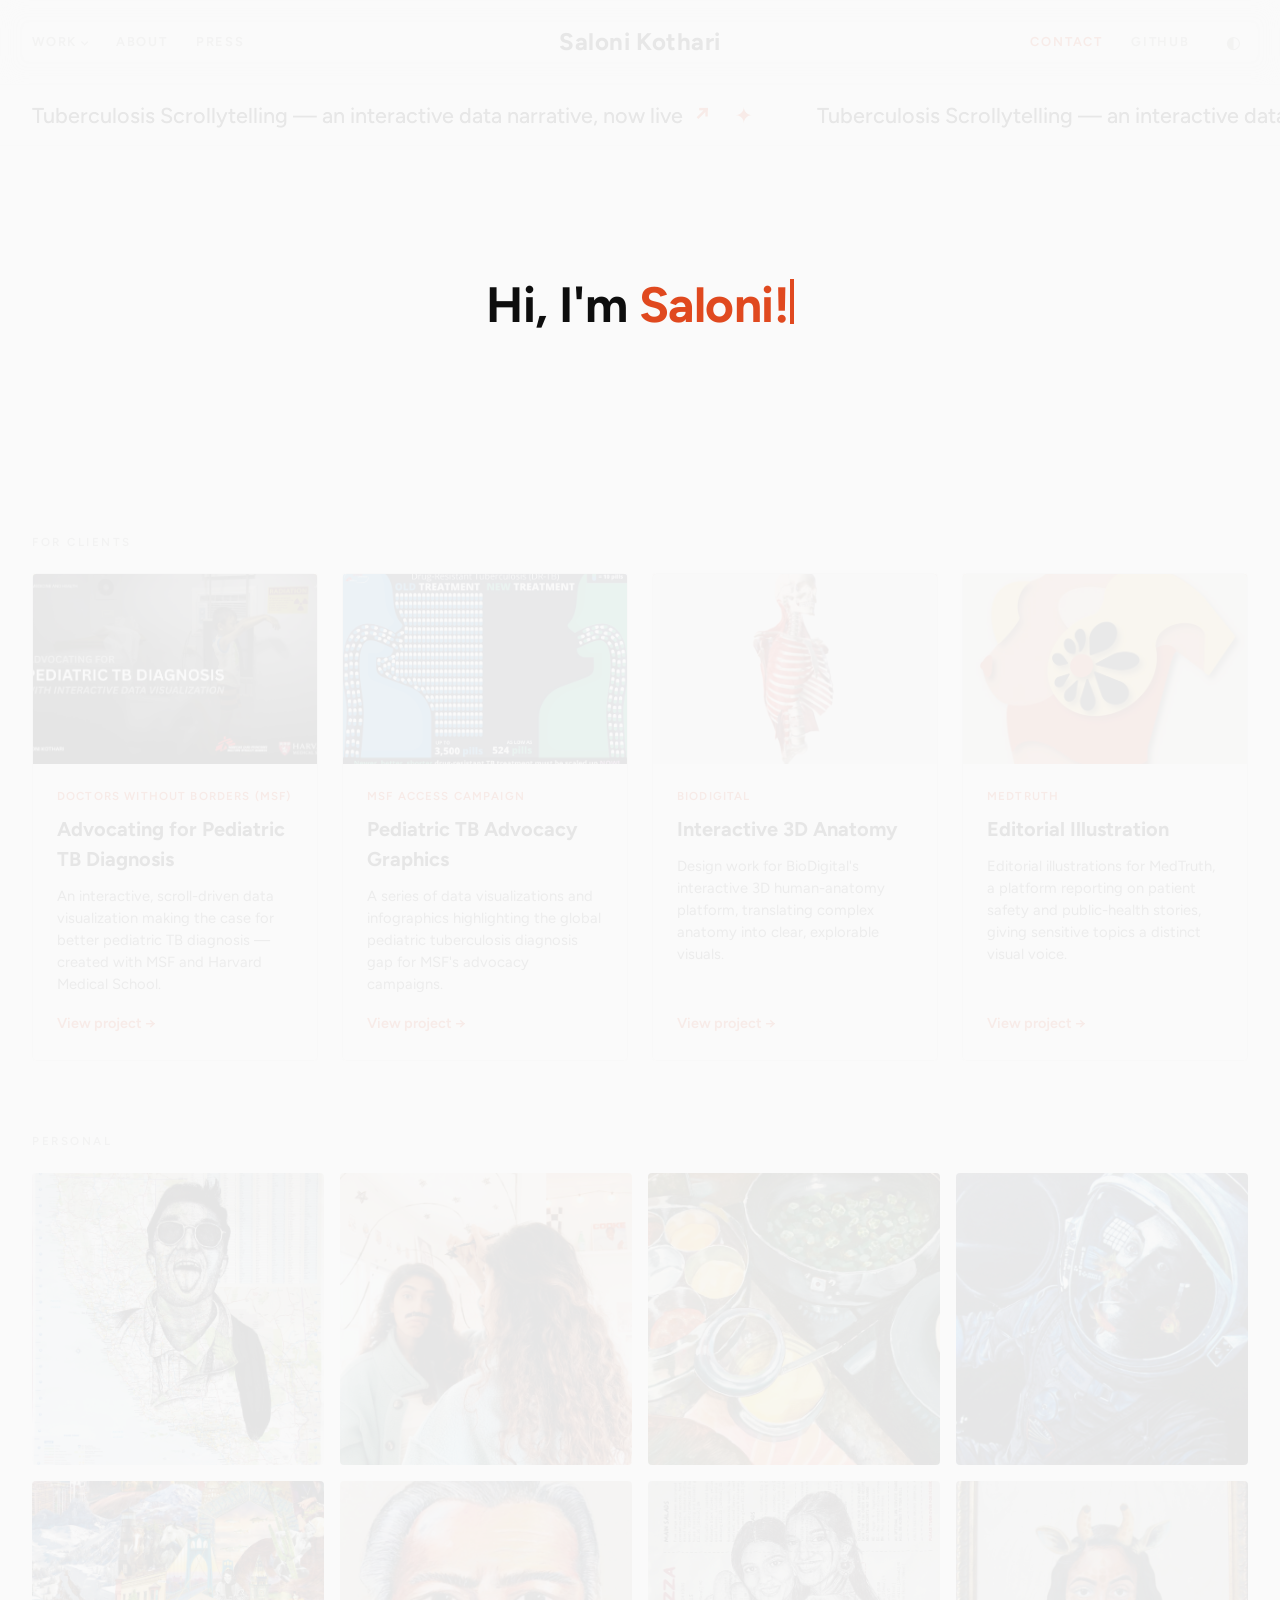
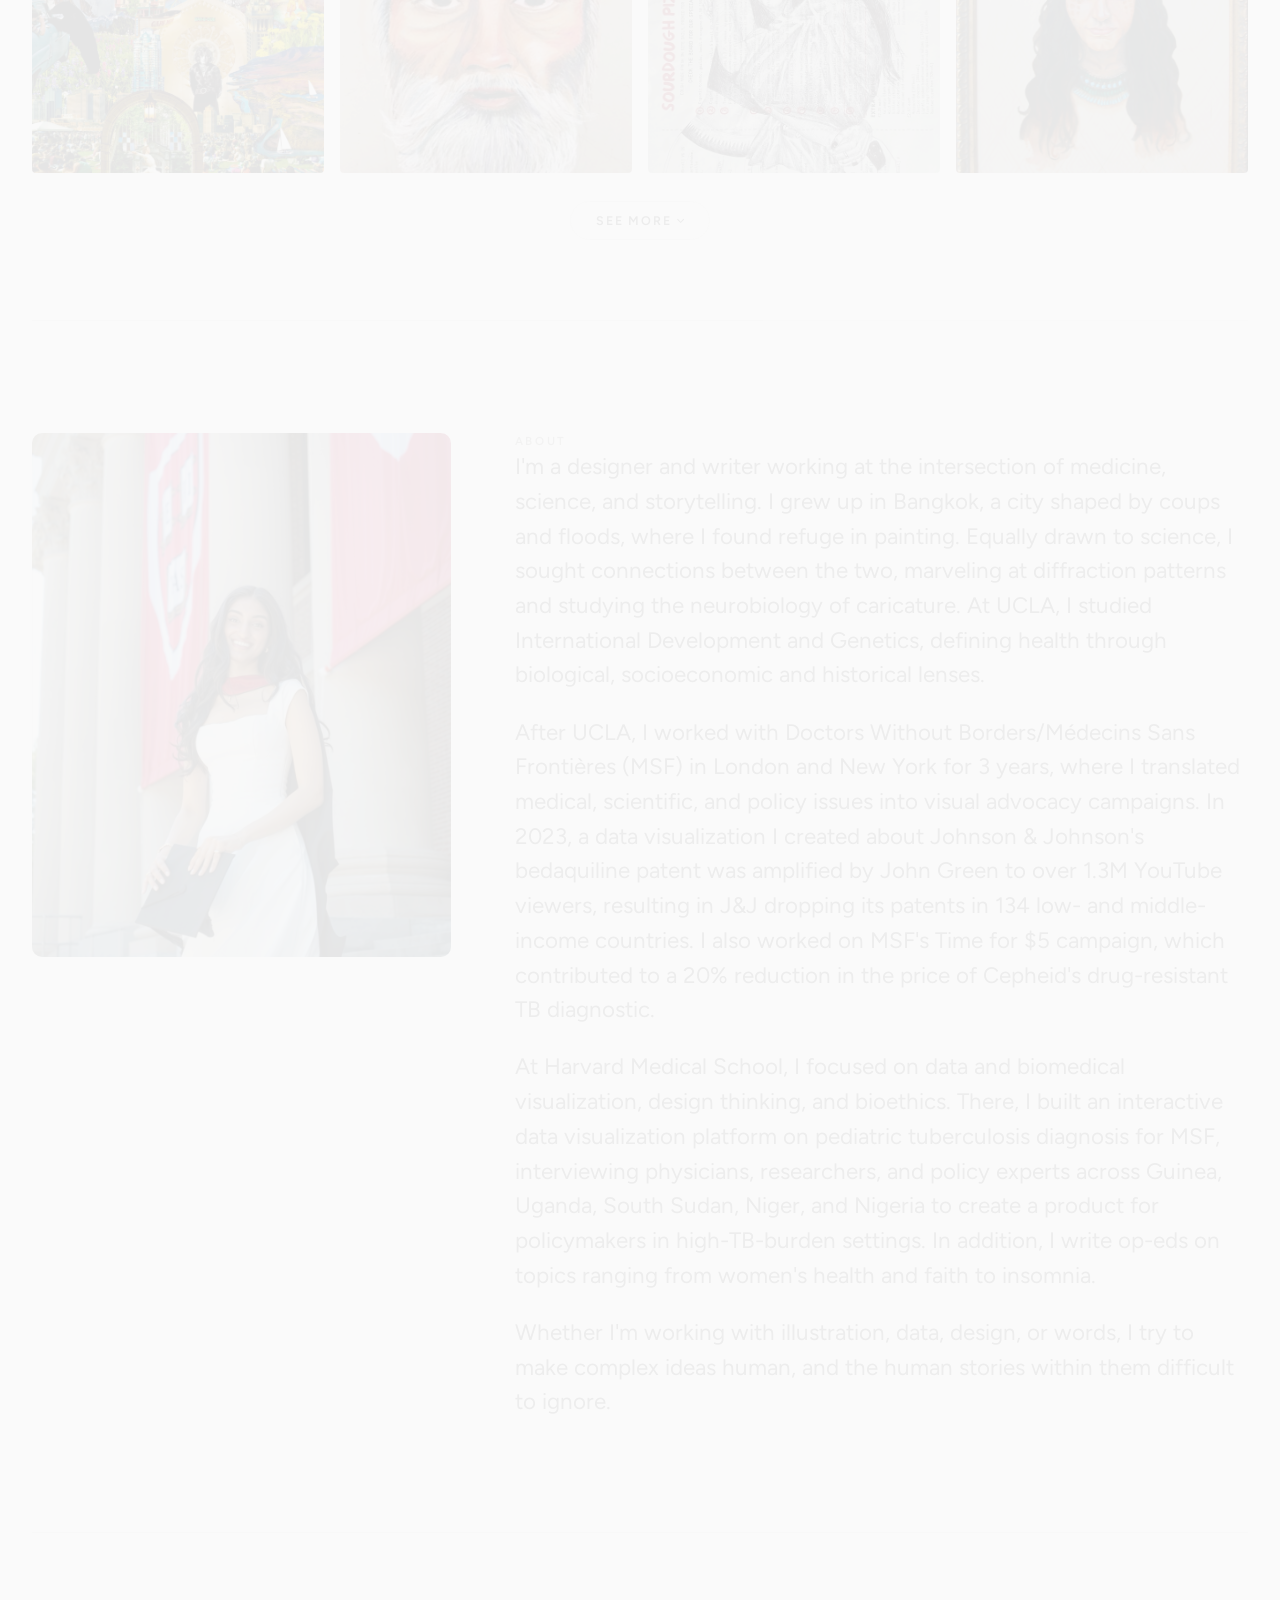
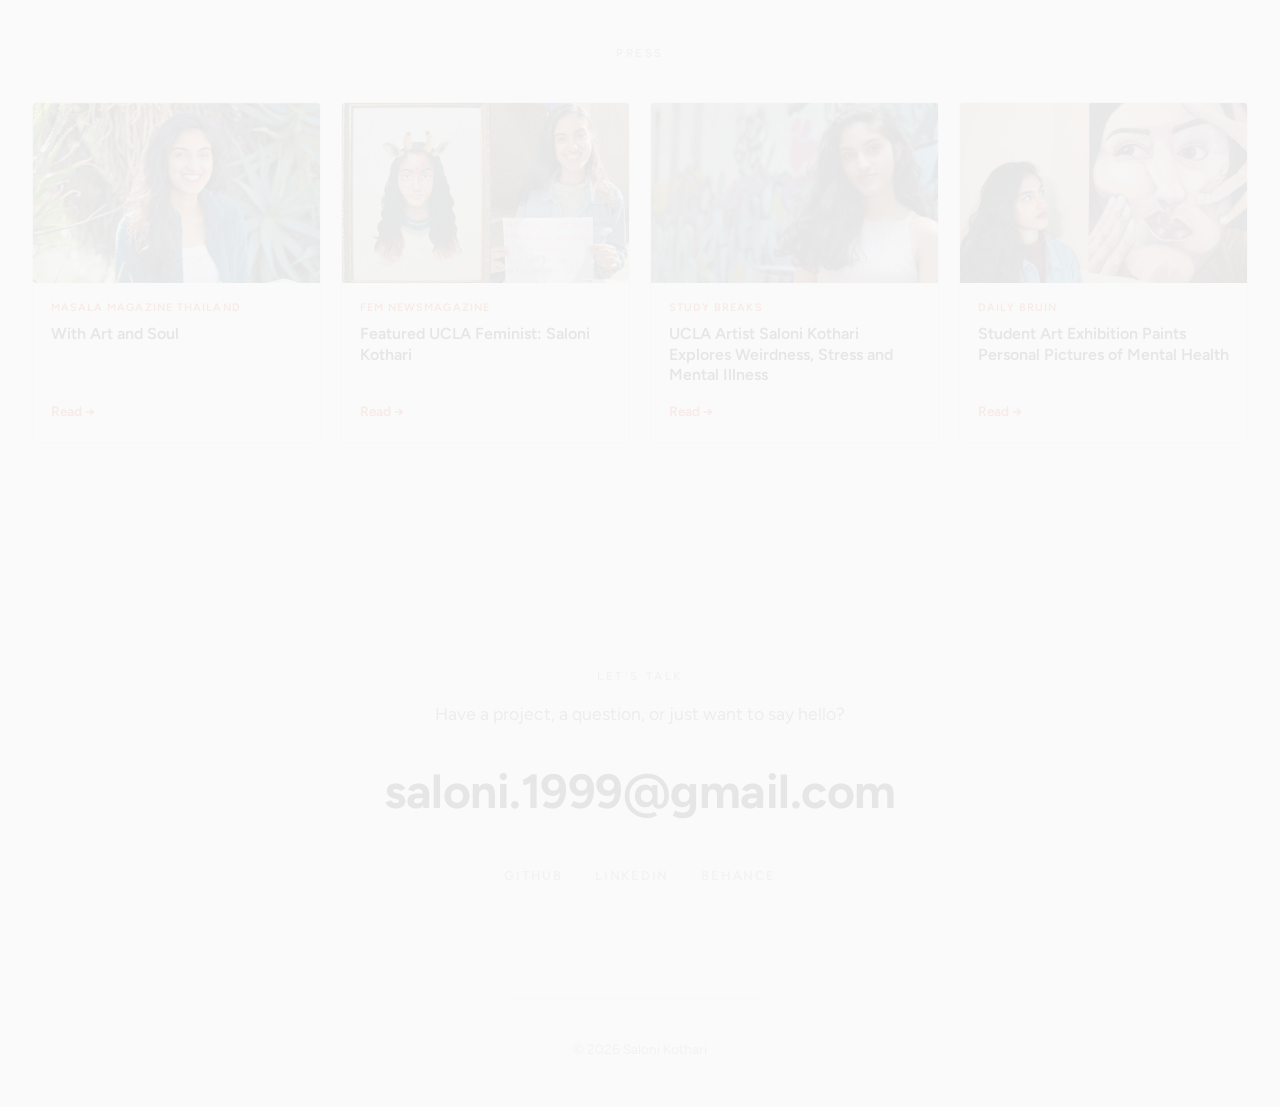
<file: index.html>
<!DOCTYPE html>
<html lang="en">
<head>
  <meta charset="UTF-8" />
  <meta name="viewport" content="width=device-width, initial-scale=1.0" />
  <title>Saloni Kothari</title>
  <meta name="description" content="Saloni Kothari — an information & healthcare designer building design solutions to healthcare problems." />
  <link rel="preconnect" href="https://fonts.googleapis.com" />
  <link rel="preconnect" href="https://fonts.gstatic.com" crossorigin />
  <link href="https://fonts.googleapis.com/css2?family=Figtree:ital,wght@0,300;0,400;0,500;0,600;0,700;0,800;1,400;1,500&display=swap" rel="stylesheet" />
  <link rel="stylesheet" href="styles.css?v=30" />
  <script>
    // Dim everything but the hero until it finishes typing, but only on the
    // first arrival this session (set before paint to avoid a flash).
    try {
      if (!matchMedia("(prefers-reduced-motion: reduce)").matches &&
          !sessionStorage.getItem("heroPlayed"))
        document.documentElement.classList.add("hero-intro-active");
    } catch (e) {}
  </script>
</head>
<body>
  <!-- ================= Header ================= -->
  <header class="site-header">
    <nav class="nav nav--left" aria-label="Primary">
      <span class="nav-item nav-item--dropdown">
        <a href="#work" data-nav data-dropdown-trigger aria-haspopup="true" aria-expanded="false">Work</a>
        <span class="nav-dropdown" role="menu">
          <a href="#work-clients" role="menuitem">For Clients</a>
          <a href="#work-personal" role="menuitem">Personal</a>
          <!-- <a href="#work-written" role="menuitem">Written</a> -->
        </span>
      </span>
      <a href="#about" data-nav>About</a>
      <a href="#press" data-nav>Press</a>
    </nav>

    <a href="#top" class="wordmark">Saloni&nbsp;Kothari</a>

    <nav class="nav nav--right" aria-label="Secondary">
      <a href="#contact" data-nav>Contact</a>
      <a data-goatcounter-click="link-github" href="https://github.com/salkothari" target="_blank" rel="noopener">GitHub</a>
      <button id="theme-toggle" class="theme-toggle" aria-label="Toggle color theme">
        <span class="theme-toggle__icon" aria-hidden="true">◐</span>
      </button>
    </nav>
  </header>

  <!-- ================= Marquee ================= -->
  <div class="marquee" aria-label="Announcement">
    <div class="marquee__track">
      <a data-goatcounter-click="banner-pediatric-tb" class="marquee__item marquee__link" href="https://epicentre-msf.github.io/tb-algo-ped/" target="_blank" rel="noopener">Tuberculosis Scrollytelling — an interactive data narrative, now live <span class="marquee__arrow" aria-hidden="true">↗</span><span class="marquee__dot">✦</span></a>
      <a data-goatcounter-click="banner-pediatric-tb" class="marquee__item marquee__link" href="https://epicentre-msf.github.io/tb-algo-ped/" target="_blank" rel="noopener">Tuberculosis Scrollytelling — an interactive data narrative, now live <span class="marquee__arrow" aria-hidden="true">↗</span><span class="marquee__dot">✦</span></a>
      <a data-goatcounter-click="banner-pediatric-tb" class="marquee__item marquee__link" href="https://epicentre-msf.github.io/tb-algo-ped/" target="_blank" rel="noopener">Tuberculosis Scrollytelling — an interactive data narrative, now live <span class="marquee__arrow" aria-hidden="true">↗</span><span class="marquee__dot">✦</span></a>
      <a data-goatcounter-click="banner-pediatric-tb" class="marquee__item marquee__link" href="https://epicentre-msf.github.io/tb-algo-ped/" target="_blank" rel="noopener">Tuberculosis Scrollytelling — an interactive data narrative, now live <span class="marquee__arrow" aria-hidden="true">↗</span><span class="marquee__dot">✦</span></a>
    </div>
  </div>

  <main id="top">
    <!-- ================= Intro statement ================= -->
    <section class="intro">
      <p class="intro__statement">
        I'm a <span class="accent">strategist</span> working at the intersection
        of medicine, innovation, and design.
      </p>
    </section>

    <!-- ================= Work ================= -->
    <section id="work" class="work">
      <!-- For Clients -->
      <div id="work-clients" class="work__group">
        <h3 class="eyebrow work__group-title">For Clients</h3>
        <div class="work__band">
          <a data-goatcounter-click="work-pediatric-tb" class="tile" href="https://epicentre-msf.github.io/tb-algo-ped/" target="_blank" rel="noopener" style="--c1:#f5c542; --c2:#e0491f;">
            <span class="tile__art tile__art--dots">
              <img src="assets/work/msf-cover.jpg" alt="Advocating for Pediatric TB Diagnosis with Interactive Data Visualization — Doctors Without Borders (MSF)" loading="lazy" onerror="this.remove()" />
            </span>
            <span class="tile__meta">Doctors Without Borders (MSF)</span>
            <span class="tile__title">Advocating for Pediatric TB Diagnosis</span>
            <span class="tile__body">An interactive, scroll-driven data visualization making the case for better pediatric TB diagnosis — created with MSF and Harvard Medical School.</span>
            <span class="tile__link">View project →</span>
          </a>
          <a data-goatcounter-click="work-msf-graphics" class="tile" href="work/msf.html" style="--c1:#5b8def; --c2:#24238b;">
            <span class="tile__art tile__art--dots">
              <img src="assets/work/msf-graphics.jpg" alt="Pediatric TB advocacy data graphics — MSF Access Campaign" loading="lazy" onerror="this.remove()" />
            </span>
            <span class="tile__meta">MSF Access Campaign</span>
            <span class="tile__title">Pediatric TB Advocacy Graphics</span>
            <span class="tile__body">A series of data visualizations and infographics highlighting the global pediatric tuberculosis diagnosis gap for MSF's advocacy campaigns.</span>
            <span class="tile__link">View project →</span>
          </a>
          <a data-goatcounter-click="work-biodigital" class="tile" href="work/biodigital.html" style="--c1:#c26a6a; --c2:#7a1f1f;">
            <span class="tile__art tile__art--grid">
              <img src="assets/work/biodigital.jpg" alt="Interactive 3D human anatomy visualization — BioDigital" loading="lazy" onerror="this.remove()" />
            </span>
            <span class="tile__meta">BioDigital</span>
            <span class="tile__title">Interactive 3D Anatomy</span>
            <span class="tile__body">Design work for BioDigital's interactive 3D human-anatomy platform, translating complex anatomy into clear, explorable visuals.</span>
            <span class="tile__link">View project →</span>
          </a>
          <a data-goatcounter-click="work-medtruth" class="tile" href="work/medtruth.html" style="--c1:#f0b060; --c2:#c2410c;">
            <span class="tile__art tile__art--arcs">
              <img src="assets/work/medtruth.jpg" alt="Editorial illustration for health journalism — MedTruth" loading="lazy" onerror="this.remove()" />
            </span>
            <span class="tile__meta">MedTruth</span>
            <span class="tile__title">Editorial Illustration</span>
            <span class="tile__body">Editorial illustrations for MedTruth, a platform reporting on patient safety and public-health stories, giving sensitive topics a distinct visual voice.</span>
            <span class="tile__link">View project →</span>
          </a>
        </div>
      </div>

      <!-- Personal -->
      <div id="work-personal" class="work__group work__group--gallery">
        <h3 class="eyebrow work__group-title">Personal</h3>
        <div class="gallery" id="personal-gallery">
        <a class="gallery__item" href="assets/personal/cali-boy.jpg" data-title="Cali Boy" data-medium="Illustration" data-date="—" data-images="assets/personal/cali-boy.jpg">
          <img src="assets/personal/cali-boy.jpg" alt="Cali Boy" loading="lazy" />
          <span class="gallery__cap">
            <span class="gallery__cap-title">Cali Boy</span>
            <span class="gallery__cap-meta">Illustration · —</span>
          </span>
        </a>
        <a class="gallery__item" href="assets/personal/makeup-routine.jpg" data-title="Makeup Routine" data-medium="Illustration" data-date="—" data-images="assets/personal/makeup-routine.jpg">
          <img src="assets/personal/makeup-routine.jpg" alt="Makeup Routine" loading="lazy" />
          <span class="gallery__cap">
            <span class="gallery__cap-title">Makeup Routine</span>
            <span class="gallery__cap-meta">Illustration · —</span>
          </span>
        </a>
        <a class="gallery__item" href="assets/personal/observational-study-of-dinner.jpg" data-title="Observational Study of Dinner" data-medium="Illustration" data-date="—" data-images="assets/personal/observational-study-of-dinner.jpg">
          <img src="assets/personal/observational-study-of-dinner.jpg" alt="Observational Study of Dinner" loading="lazy" />
          <span class="gallery__cap">
            <span class="gallery__cap-title">Observational Study of Dinner</span>
            <span class="gallery__cap-meta">Illustration · —</span>
          </span>
        </a>
        <a class="gallery__item" href="assets/personal/spacing-out.jpg" data-title="Spacing Out" data-medium="Illustration" data-date="—" data-images="assets/personal/spacing-out.jpg">
          <img src="assets/personal/spacing-out.jpg" alt="Spacing Out" loading="lazy" />
          <span class="gallery__cap">
            <span class="gallery__cap-title">Spacing Out</span>
            <span class="gallery__cap-meta">Illustration · —</span>
          </span>
        </a>
        <a class="gallery__item" href="assets/personal/immigrant-song.jpg" data-title="Immigrant Song" data-medium="Illustration" data-date="—" data-images="assets/personal/immigrant-song.jpg">
          <img src="assets/personal/immigrant-song.jpg" alt="Immigrant Song" loading="lazy" />
          <span class="gallery__cap">
            <span class="gallery__cap-title">Immigrant Song</span>
            <span class="gallery__cap-meta">Illustration · —</span>
          </span>
        </a>
        <a class="gallery__item" href="assets/personal/nanasa.jpg" data-title="Nanasa" data-medium="Illustration" data-date="—" data-images="assets/personal/nanasa.jpg">
          <img src="assets/personal/nanasa.jpg" alt="Nanasa" loading="lazy" />
          <span class="gallery__cap">
            <span class="gallery__cap-title">Nanasa</span>
            <span class="gallery__cap-meta">Illustration · —</span>
          </span>
        </a>
        <a class="gallery__item" href="assets/personal/my-london-home.jpg" data-title="My London Home" data-medium="Illustration" data-date="—" data-images="assets/personal/my-london-home.jpg">
          <img src="assets/personal/my-london-home.jpg" alt="My London Home" loading="lazy" />
          <span class="gallery__cap">
            <span class="gallery__cap-title">My London Home</span>
            <span class="gallery__cap-meta">Illustration · —</span>
          </span>
        </a>
        <a class="gallery__item" href="assets/personal/an-honest-self-portrait.jpg" data-title="An honest self-portrait" data-medium="Illustration" data-date="—" data-images="assets/personal/an-honest-self-portrait.jpg">
          <img src="assets/personal/an-honest-self-portrait.jpg" alt="An honest self-portrait" loading="lazy" />
          <span class="gallery__cap">
            <span class="gallery__cap-title">An honest self-portrait</span>
            <span class="gallery__cap-meta">Illustration · —</span>
          </span>
        </a>
        <a class="gallery__item" href="assets/personal/lunch-bags.jpg" data-title="Lunch bags" data-medium="Illustration" data-date="—" data-images="assets/personal/lunch-bags.jpg">
          <img src="assets/personal/lunch-bags.jpg" alt="Lunch bags" loading="lazy" />
          <span class="gallery__cap">
            <span class="gallery__cap-title">Lunch bags</span>
            <span class="gallery__cap-meta">Illustration · —</span>
          </span>
        </a>
        <a class="gallery__item" href="assets/personal/papa.jpg" data-title="Papa" data-medium="Illustration" data-date="—" data-images="assets/personal/papa.jpg">
          <img src="assets/personal/papa.jpg" alt="Papa" loading="lazy" />
          <span class="gallery__cap">
            <span class="gallery__cap-title">Papa</span>
            <span class="gallery__cap-meta">Illustration · —</span>
          </span>
        </a>
        <a class="gallery__item" href="assets/personal/identity-crisis.jpg" data-title="Identity Crisis" data-medium="Illustration" data-date="—" data-images="assets/personal/identity-crisis.jpg">
          <img src="assets/personal/identity-crisis.jpg" alt="Identity Crisis" loading="lazy" />
          <span class="gallery__cap">
            <span class="gallery__cap-title">Identity Crisis</span>
            <span class="gallery__cap-meta">Illustration · —</span>
          </span>
        </a>
        <a class="gallery__item" href="assets/personal/boss-lady.jpg" data-title="Boss Lady" data-medium="Illustration" data-date="—" data-images="assets/personal/boss-lady.jpg">
          <img src="assets/personal/boss-lady.jpg" alt="Boss Lady" loading="lazy" />
          <span class="gallery__cap">
            <span class="gallery__cap-title">Boss Lady</span>
            <span class="gallery__cap-meta">Illustration · —</span>
          </span>
        </a>
        <a class="gallery__item" href="assets/personal/chin-up-buttercup.jpg" data-title="Chin up, buttercup" data-medium="Illustration" data-date="—" data-images="assets/personal/chin-up-buttercup.jpg">
          <img src="assets/personal/chin-up-buttercup.jpg" alt="Chin up, buttercup" loading="lazy" />
          <span class="gallery__cap">
            <span class="gallery__cap-title">Chin up, buttercup</span>
            <span class="gallery__cap-meta">Illustration · —</span>
          </span>
        </a>
        <a class="gallery__item" href="assets/personal/twenty-three.jpg" data-title="Twenty Three" data-medium="Illustration" data-date="—" data-images="assets/personal/twenty-three.jpg">
          <img src="assets/personal/twenty-three.jpg" alt="Twenty Three" loading="lazy" />
          <span class="gallery__cap">
            <span class="gallery__cap-title">Twenty Three</span>
            <span class="gallery__cap-meta">Illustration · —</span>
          </span>
        </a>
        <a class="gallery__item" href="assets/personal/magic-weight-ball.jpg" data-title="Magic Weight Ball" data-medium="Illustration" data-date="—" data-images="assets/personal/magic-weight-ball.jpg">
          <img src="assets/personal/magic-weight-ball.jpg" alt="Magic Weight Ball" loading="lazy" />
          <span class="gallery__cap">
            <span class="gallery__cap-title">Magic Weight Ball</span>
            <span class="gallery__cap-meta">Illustration · —</span>
          </span>
        </a>
        <a class="gallery__item" href="assets/personal/fickle-beliefs-1.jpg" data-title="Fickle beliefs" data-medium="Illustration" data-date="—" data-images="assets/personal/fickle-beliefs-1.jpg,assets/personal/fickle-beliefs-2.jpg">
          <img src="assets/personal/fickle-beliefs-1.jpg" alt="Fickle beliefs" loading="lazy" />
          <span class="gallery__cap">
            <span class="gallery__cap-title">Fickle beliefs</span>
            <span class="gallery__cap-meta">Illustration · —</span>
          </span>
        </a>
        <a class="gallery__item" href="assets/personal/fitting-room-struggles.jpg" data-title="Fitting Room Struggles" data-medium="Illustration" data-date="—" data-images="assets/personal/fitting-room-struggles.jpg">
          <img src="assets/personal/fitting-room-struggles.jpg" alt="Fitting Room Struggles" loading="lazy" />
          <span class="gallery__cap">
            <span class="gallery__cap-title">Fitting Room Struggles</span>
            <span class="gallery__cap-meta">Illustration · —</span>
          </span>
        </a>
        <a class="gallery__item" href="assets/personal/monster-under-my-bed.jpg" data-title="Monster under my bed" data-medium="Illustration" data-date="—" data-images="assets/personal/monster-under-my-bed.jpg">
          <img src="assets/personal/monster-under-my-bed.jpg" alt="Monster under my bed" loading="lazy" />
          <span class="gallery__cap">
            <span class="gallery__cap-title">Monster under my bed</span>
            <span class="gallery__cap-meta">Illustration · —</span>
          </span>
        </a>
        <a class="gallery__item" href="assets/personal/elephly.jpg" data-title="Elephly" data-medium="Illustration" data-date="—" data-images="assets/personal/elephly.jpg">
          <img src="assets/personal/elephly.jpg" alt="Elephly" loading="lazy" />
          <span class="gallery__cap">
            <span class="gallery__cap-title">Elephly</span>
            <span class="gallery__cap-meta">Illustration · —</span>
          </span>
        </a>
        <a class="gallery__item" href="assets/personal/puzzle-paralysis.jpg" data-title="Puzzle paralysis" data-medium="Illustration" data-date="—" data-images="assets/personal/puzzle-paralysis.jpg">
          <img src="assets/personal/puzzle-paralysis.jpg" alt="Puzzle paralysis" loading="lazy" />
          <span class="gallery__cap">
            <span class="gallery__cap-title">Puzzle paralysis</span>
            <span class="gallery__cap-meta">Illustration · —</span>
          </span>
        </a>
        </div>
        <div class="gallery-more">
          <button class="gallery-more__btn" id="gallery-more" aria-expanded="false">See more</button>
        </div>
      </div>

      <!-- Written — hidden for now; restore when there are pieces to share
      <div id="work-written" class="work__group">
        <h3 class="eyebrow work__group-title">Written</h3>
        <div class="work__band">
          <a class="tile" href="#" style="--c1:#3cc8a0; --c2:#0f7a5a;">
            <span class="tile__art tile__art--grid"></span>
            <span class="tile__meta">Add your writing</span>
            <span class="tile__title">Article Title</span>
            <span class="tile__body">A short description of the piece, where it was published and what it's about. Keep it to two or three sentences.</span>
            <span class="tile__link">Read →</span>
          </a>
          <a class="tile" href="#" style="--c1:#94d82d; --c2:#2f9e44;">
            <span class="tile__art tile__art--dots"></span>
            <span class="tile__meta">Add your writing</span>
            <span class="tile__title">Article Title</span>
            <span class="tile__body">A short description of the piece, where it was published and what it's about. Keep it to two or three sentences.</span>
            <span class="tile__link">Read →</span>
          </a>
          <a class="tile" href="#" style="--c1:#f78fb2; --c2:#a61e4d;">
            <span class="tile__art tile__art--arcs"></span>
            <span class="tile__meta">Add your writing</span>
            <span class="tile__title">Article Title</span>
            <span class="tile__body">A short description of the piece, where it was published and what it's about. Keep it to two or three sentences.</span>
            <span class="tile__link">Read →</span>
          </a>
        </div>
      </div>
      -->
    </section>

    <!-- ================= About ================= -->
    <section id="about" class="about">
      <div class="about__photo">
        <img src="assets/about/saloni.jpg?v=30" alt="Saloni Kothari — Harvard University, 2026" loading="lazy" />
        <span class="gallery__cap">
          <span class="gallery__cap-title">Harvard University</span>
          <span class="gallery__cap-meta">2026</span>
        </span>
      </div>
      <div class="about__text">
        <h2 class="eyebrow">About</h2>
        <div class="about__body">
          <p>
            I'm a designer and writer working at the intersection of medicine, science,
            and storytelling. I grew up in Bangkok, a city shaped by coups and floods,
            where I found refuge in painting. Equally drawn to science, I sought
            connections between the two, marveling at diffraction patterns and studying
            the neurobiology of caricature. At UCLA, I studied International Development
            and Genetics, defining health through biological, socioeconomic and
            historical lenses.
          </p>
          <p>
            After UCLA, I worked with Doctors Without Borders/Médecins Sans Frontières
            (MSF) in London and New York for 3 years, where I translated medical,
            scientific, and policy issues into visual advocacy campaigns. In 2023, a data
            visualization I created about Johnson &amp; Johnson's bedaquiline patent was
            amplified by John Green to over 1.3M YouTube viewers, resulting in J&amp;J
            dropping its patents in 134 low- and middle-income countries. I also worked on
            MSF's Time for $5 campaign, which contributed to a 20% reduction in the price
            of Cepheid's drug-resistant TB diagnostic.
          </p>
          <p>
            At Harvard Medical School, I focused on data and biomedical visualization,
            design thinking, and bioethics. There, I built an interactive data
            visualization platform on pediatric tuberculosis diagnosis for MSF,
            interviewing physicians, researchers, and policy experts across Guinea,
            Uganda, South Sudan, Niger, and Nigeria to create a product for policymakers
            in high-TB-burden settings. In addition, I write op-eds on topics ranging from
            women's health and faith to insomnia.
          </p>
          <p>
            Whether I'm working with illustration, data, design, or words, I try to make
            complex ideas human, and the human stories within them difficult to ignore.
          </p>
        </div>
      </div>
    </section>

    <!-- ================= Press ================= -->
    <section id="press" class="press">
      <div class="press__head">
        <h2 class="eyebrow">Press</h2>
      </div>

      <div class="press__grid">
        <a data-goatcounter-click="press-masala" class="press-card" href="https://www.masalathai.com/with-art-and-soul" target="_blank" rel="noopener" style="--c1:#f5c542; --c2:#e0491f;">
          <span class="press-card__thumb">
            <img src="assets/press/masala.jpg" alt="With Art and Soul — Masala Magazine Thailand" loading="lazy" onerror="this.remove()" />
          </span>
          <span class="press-card__outlet">Masala Magazine Thailand</span>
          <span class="press-card__title">With Art and Soul</span>
          <span class="press-card__link">Read →</span>
        </a>

        <a data-goatcounter-click="press-fem" class="press-card" href="https://femmagazine.com/featured-ucla-feminist-saloni-kothari/" target="_blank" rel="noopener" style="--c1:#ff8fab; --c2:#c9184a;">
          <span class="press-card__thumb">
            <img src="assets/press/fem.jpg" alt="Featured UCLA Feminist: Saloni Kothari — FEM Newsmagazine" loading="lazy" onerror="this.remove()" />
          </span>
          <span class="press-card__outlet">FEM Newsmagazine</span>
          <span class="press-card__title">Featured UCLA Feminist: Saloni Kothari</span>
          <span class="press-card__link">Read →</span>
        </a>

        <a data-goatcounter-click="press-studybreaks" class="press-card" href="https://studybreaks.com/college/ucla-saloni-kothari/" target="_blank" rel="noopener" style="--c1:#5b8def; --c2:#24238b;">
          <span class="press-card__thumb">
            <img src="assets/press/studybreaks.webp" alt="UCLA Artist Saloni Kothari Explores Weirdness, Stress and Mental Illness — Study Breaks" loading="lazy" onerror="this.remove()" />
          </span>
          <span class="press-card__outlet">Study Breaks</span>
          <span class="press-card__title">UCLA Artist Saloni Kothari Explores Weirdness, Stress and Mental Illness</span>
          <span class="press-card__link">Read →</span>
        </a>

        <a data-goatcounter-click="press-dailybruin" class="press-card" href="https://dailybruin.com/2018/03/05/student-art-exhibition-paints-personal-pictures-of-mental-health" target="_blank" rel="noopener" style="--c1:#3cc8a0; --c2:#0f7a5a;">
          <span class="press-card__thumb">
            <img src="assets/press/dailybruin.jpg" alt="Student art exhibition paints personal pictures of mental health — Daily Bruin" loading="lazy" onerror="this.remove()" />
          </span>
          <span class="press-card__outlet">Daily Bruin</span>
          <span class="press-card__title">Student Art Exhibition Paints Personal Pictures of Mental Health</span>
          <span class="press-card__link">Read →</span>
        </a>
      </div>
    </section>

    <!-- ================= Contact ================= -->
    <section id="contact" class="contact">
      <h2 class="eyebrow">Let's talk</h2>
      <p class="contact__lead">Have a project, a question, or just want to say hello?</p>
      <a data-goatcounter-click="contact-email" class="contact__email" href="mailto:saloni.1999@gmail.com">saloni.1999@gmail.com</a>
      <div class="contact__links">
        <a data-goatcounter-click="link-github" href="https://github.com/salkothari" target="_blank" rel="noopener">GitHub</a>
        <a data-goatcounter-click="link-linkedin" href="https://www.linkedin.com/in/kothari-saloni/" target="_blank" rel="noopener">LinkedIn</a>
        <a data-goatcounter-click="link-behance" href="https://www.behance.net/saloni-kothari" target="_blank" rel="noopener">Behance</a>
      </div>
    </section>
  </main>

  <footer class="site-footer">
    <p>© <span id="year"></span> Saloni Kothari</p>
  </footer>

  <!-- Lightbox -->
  <div class="lightbox" id="lightbox" aria-hidden="true">
    <button class="lightbox__close" aria-label="Close">×</button>
    <figure class="lightbox__fig">
      <div class="lightbox__imgs"></div>
      <figcaption class="lightbox__cap"></figcaption>
    </figure>
  </div>

  <script src="script.js?v=30"></script>
  <!-- GoatCounter analytics -->
  <script data-goatcounter="https://salkothari.goatcounter.com/count"
          async src="//gc.zgo.at/count.js"></script>
</body>
</html>
</file>
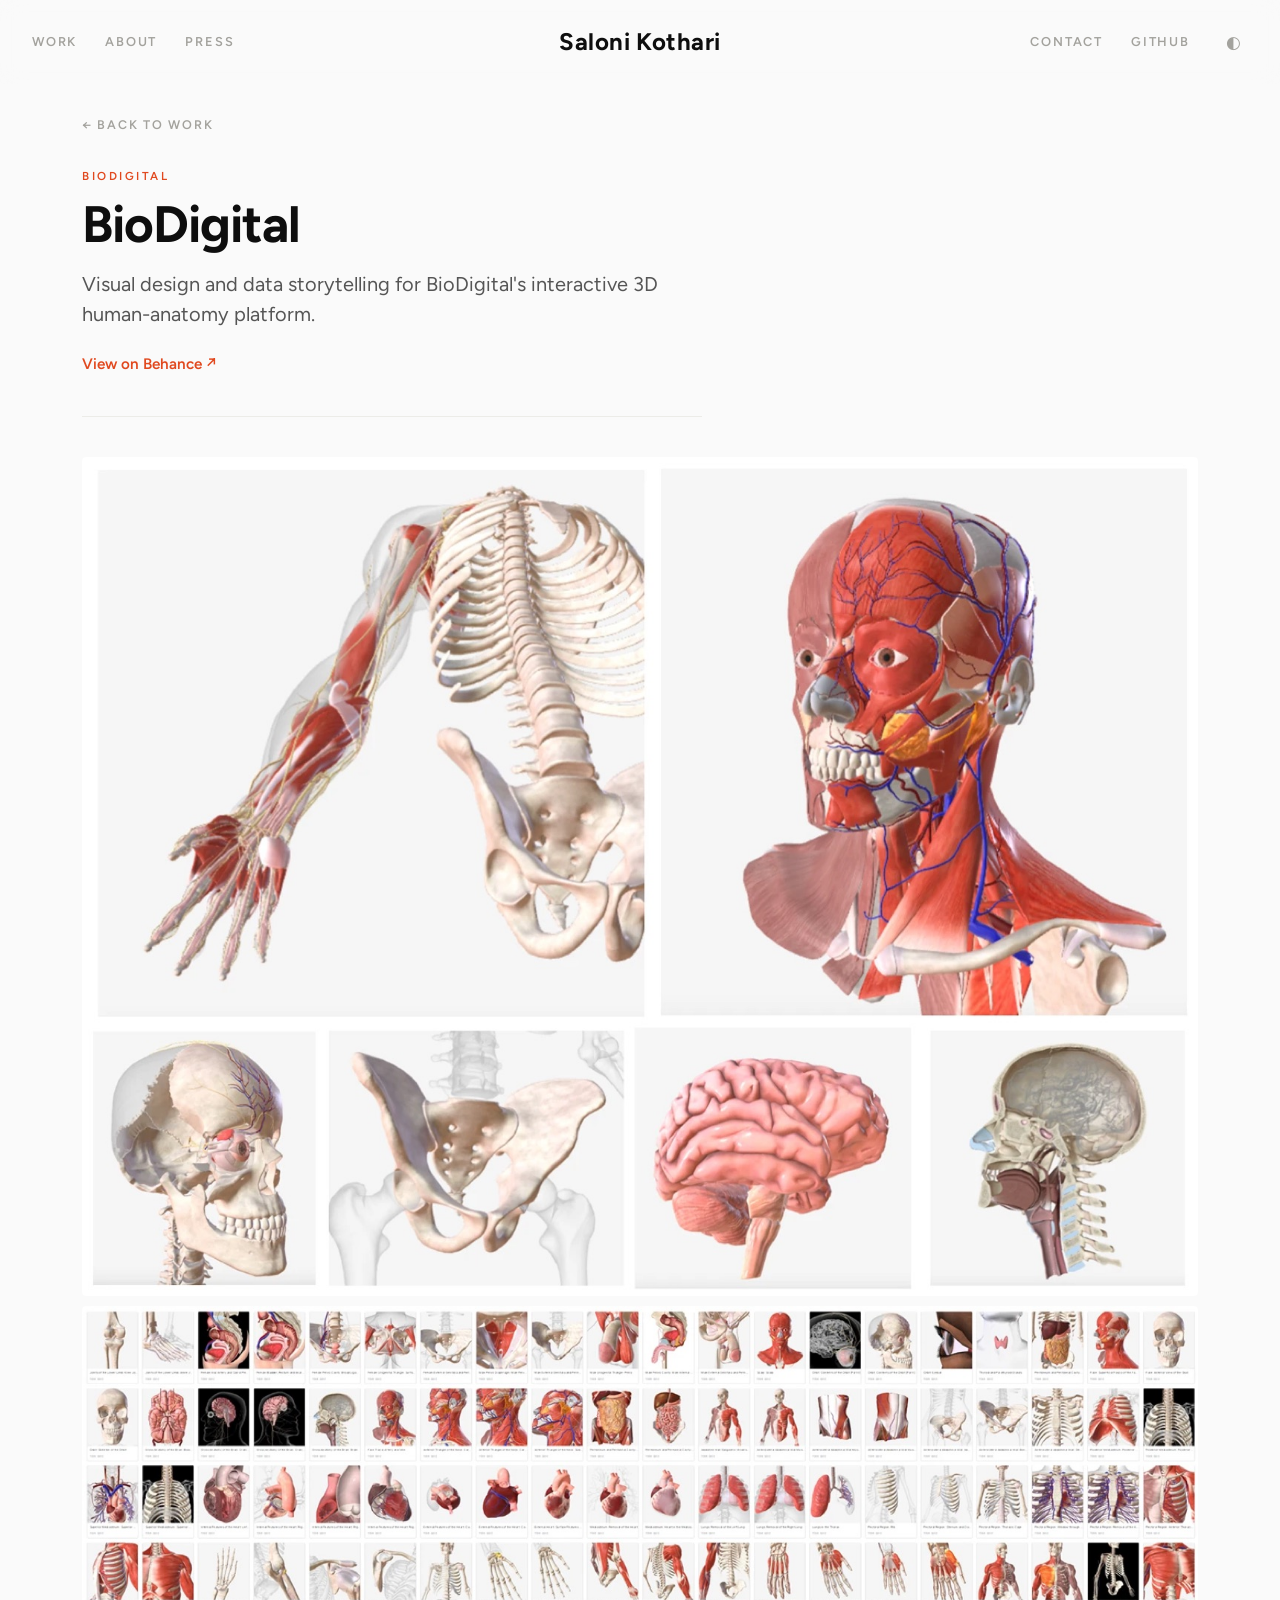
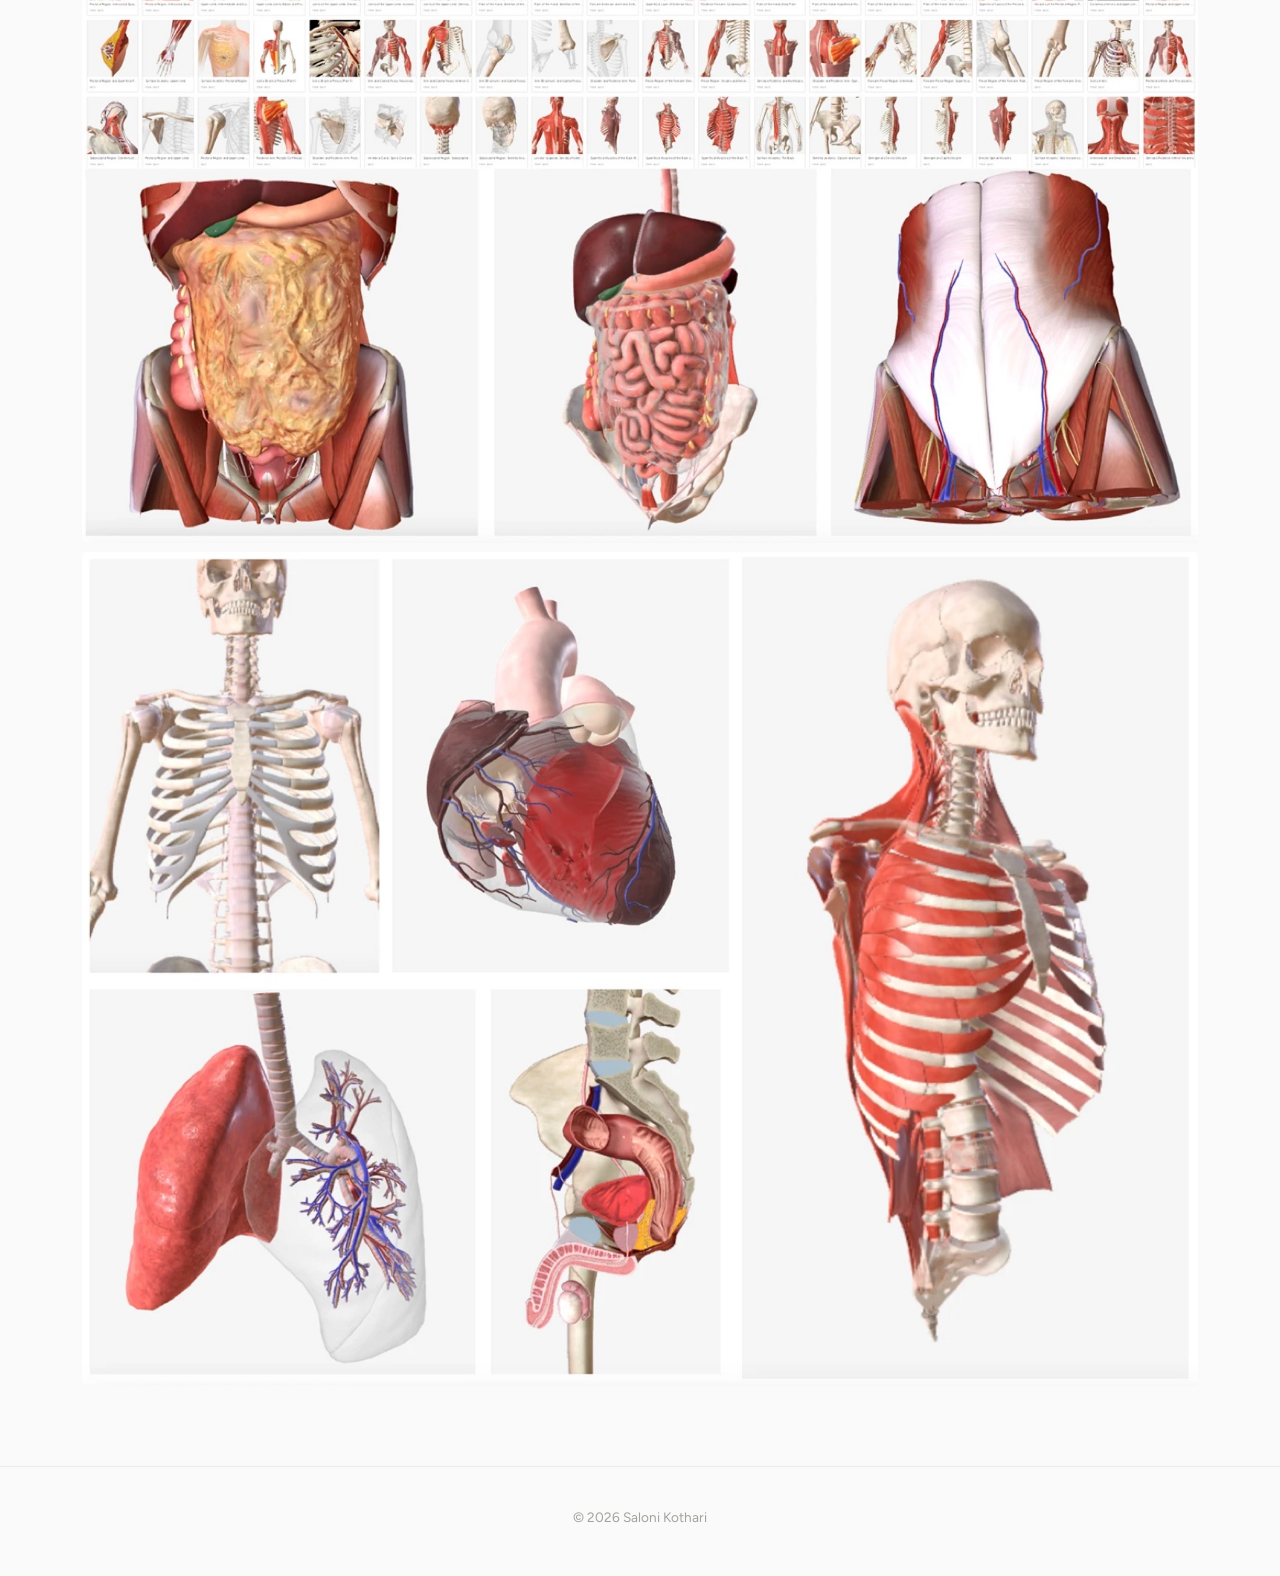
<file: work/biodigital.html>
<!DOCTYPE html>
<html lang="en">
<head>
  <meta charset="UTF-8" />
  <meta name="viewport" content="width=device-width, initial-scale=1.0" />
  <title>BioDigital — Saloni Kothari</title>
  <meta name="description" content="Visual design and data storytelling for BioDigital's interactive 3D human-anatomy platform." />
  <link rel="preconnect" href="https://fonts.googleapis.com" />
  <link rel="preconnect" href="https://fonts.gstatic.com" crossorigin />
  <link href="https://fonts.googleapis.com/css2?family=Figtree:ital,wght@0,300;0,400;0,500;0,600;0,700;0,800;1,400;1,500&display=swap" rel="stylesheet" />
  <link rel="stylesheet" href="/styles.css?v=30" />
</head>
<body>
  <header class="site-header">
    <nav class="nav nav--left" aria-label="Primary">
      <a href="/#work">Work</a>
      <a href="/#about">About</a>
      <a href="/#press">Press</a>
    </nav>
    <a href="/" class="wordmark">Saloni&nbsp;Kothari</a>
    <nav class="nav nav--right" aria-label="Secondary">
      <a href="/#contact">Contact</a>
      <a href="https://github.com/salkothari" target="_blank" rel="noopener">GitHub</a>
      <button id="theme-toggle" class="theme-toggle" aria-label="Toggle color theme">
        <span class="theme-toggle__icon" aria-hidden="true">◐</span>
      </button>
    </nav>
  </header>

  <main class="project">
    <a class="project__back" href="/#work">← Back to work</a>
    <header class="project__intro">
      <p class="eyebrow">BioDigital</p>
      <h1 class="project__title">BioDigital</h1>
      <p class="project__lead">Visual design and data storytelling for BioDigital's interactive 3D human-anatomy platform.</p>
      <a class="project__external" href="https://www.behance.net/gallery/207589503/BioDigital" target="_blank" rel="noopener">View on Behance ↗</a>
    </header>
    <div class="project__gallery">
      <img src="/assets/work/biodigital/01.jpg" alt="BioDigital — visual 1" loading="lazy" />
      <img src="/assets/work/biodigital/02.jpg" alt="BioDigital — visual 2" loading="lazy" />
      <img src="/assets/work/biodigital/03.jpg" alt="BioDigital — visual 3" loading="lazy" />
    </div>
  </main>

  <footer class="site-footer"><p>© <span id="year"></span> Saloni Kothari</p></footer>
  <script src="/script.js?v=30"></script>
  <!-- GoatCounter analytics -->
  <script data-goatcounter="https://salkothari.goatcounter.com/count"
          async src="//gc.zgo.at/count.js"></script>
</body>
</html>
</file>
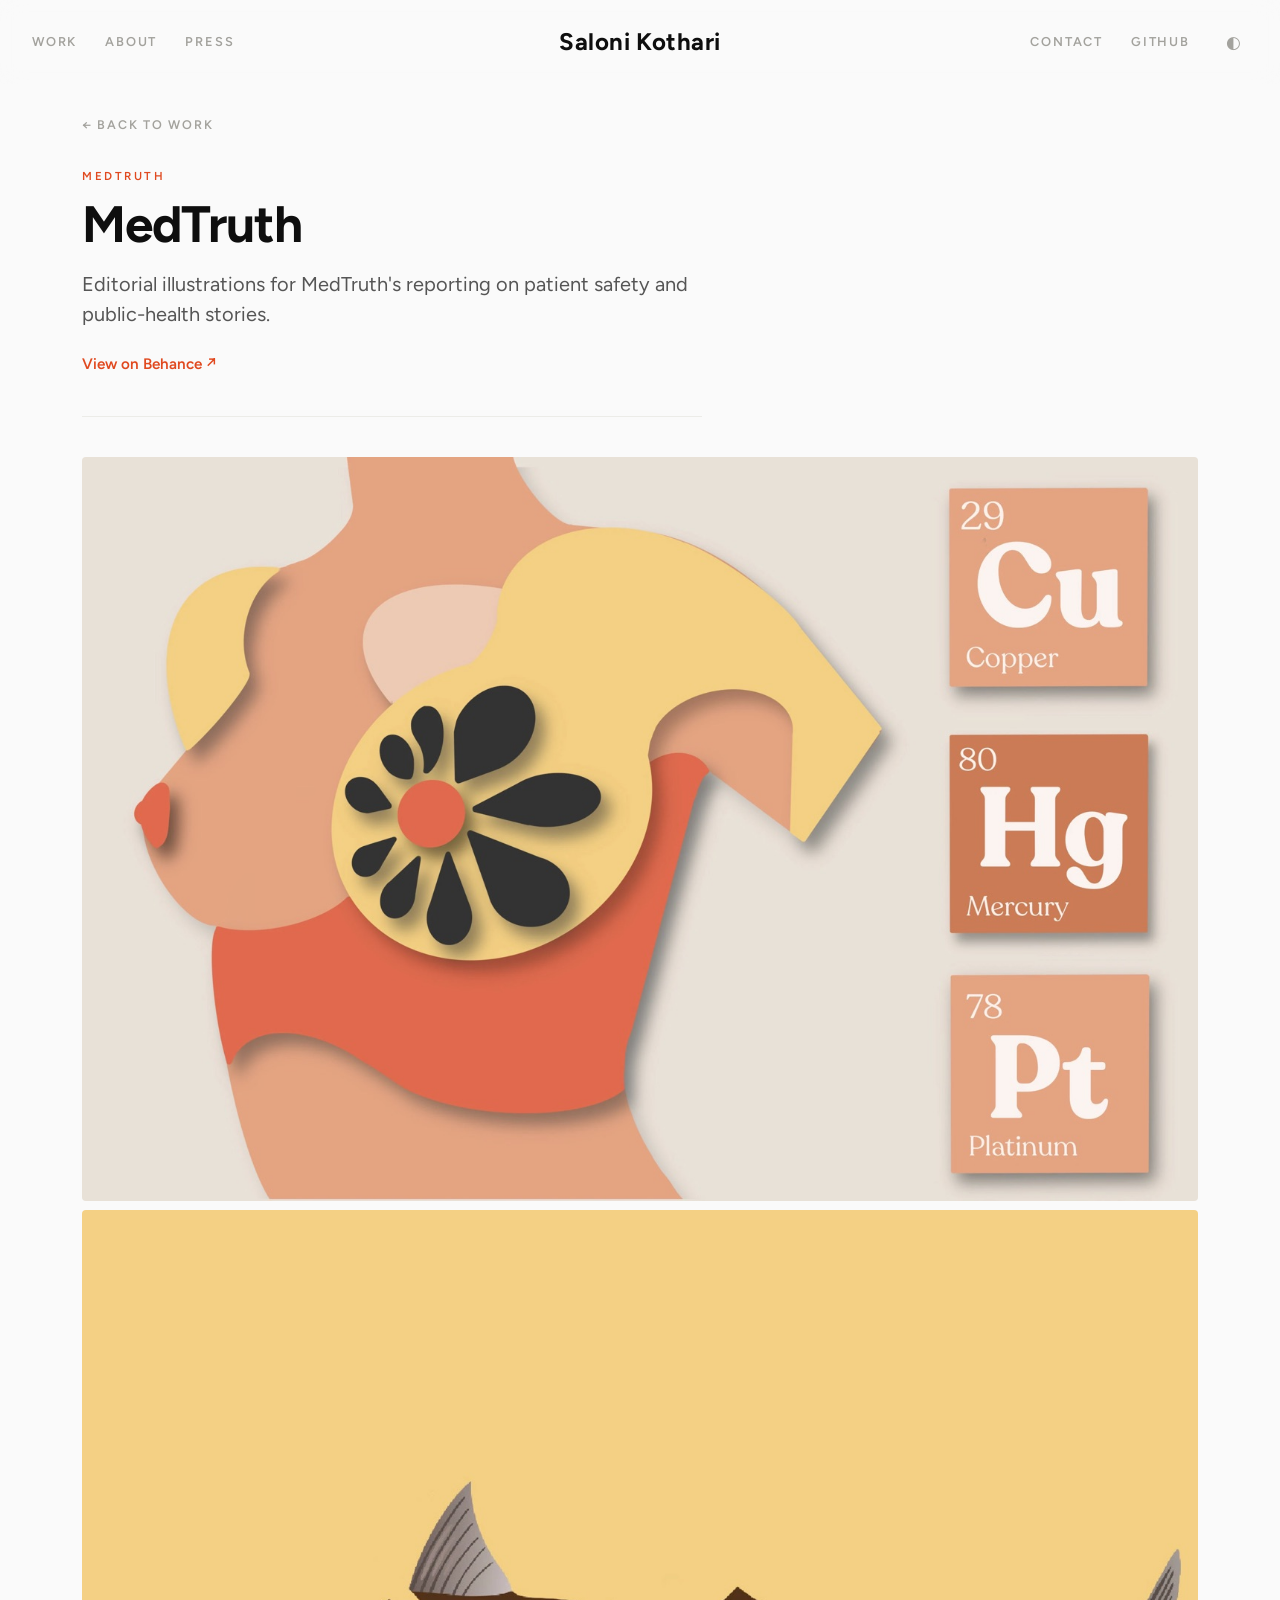
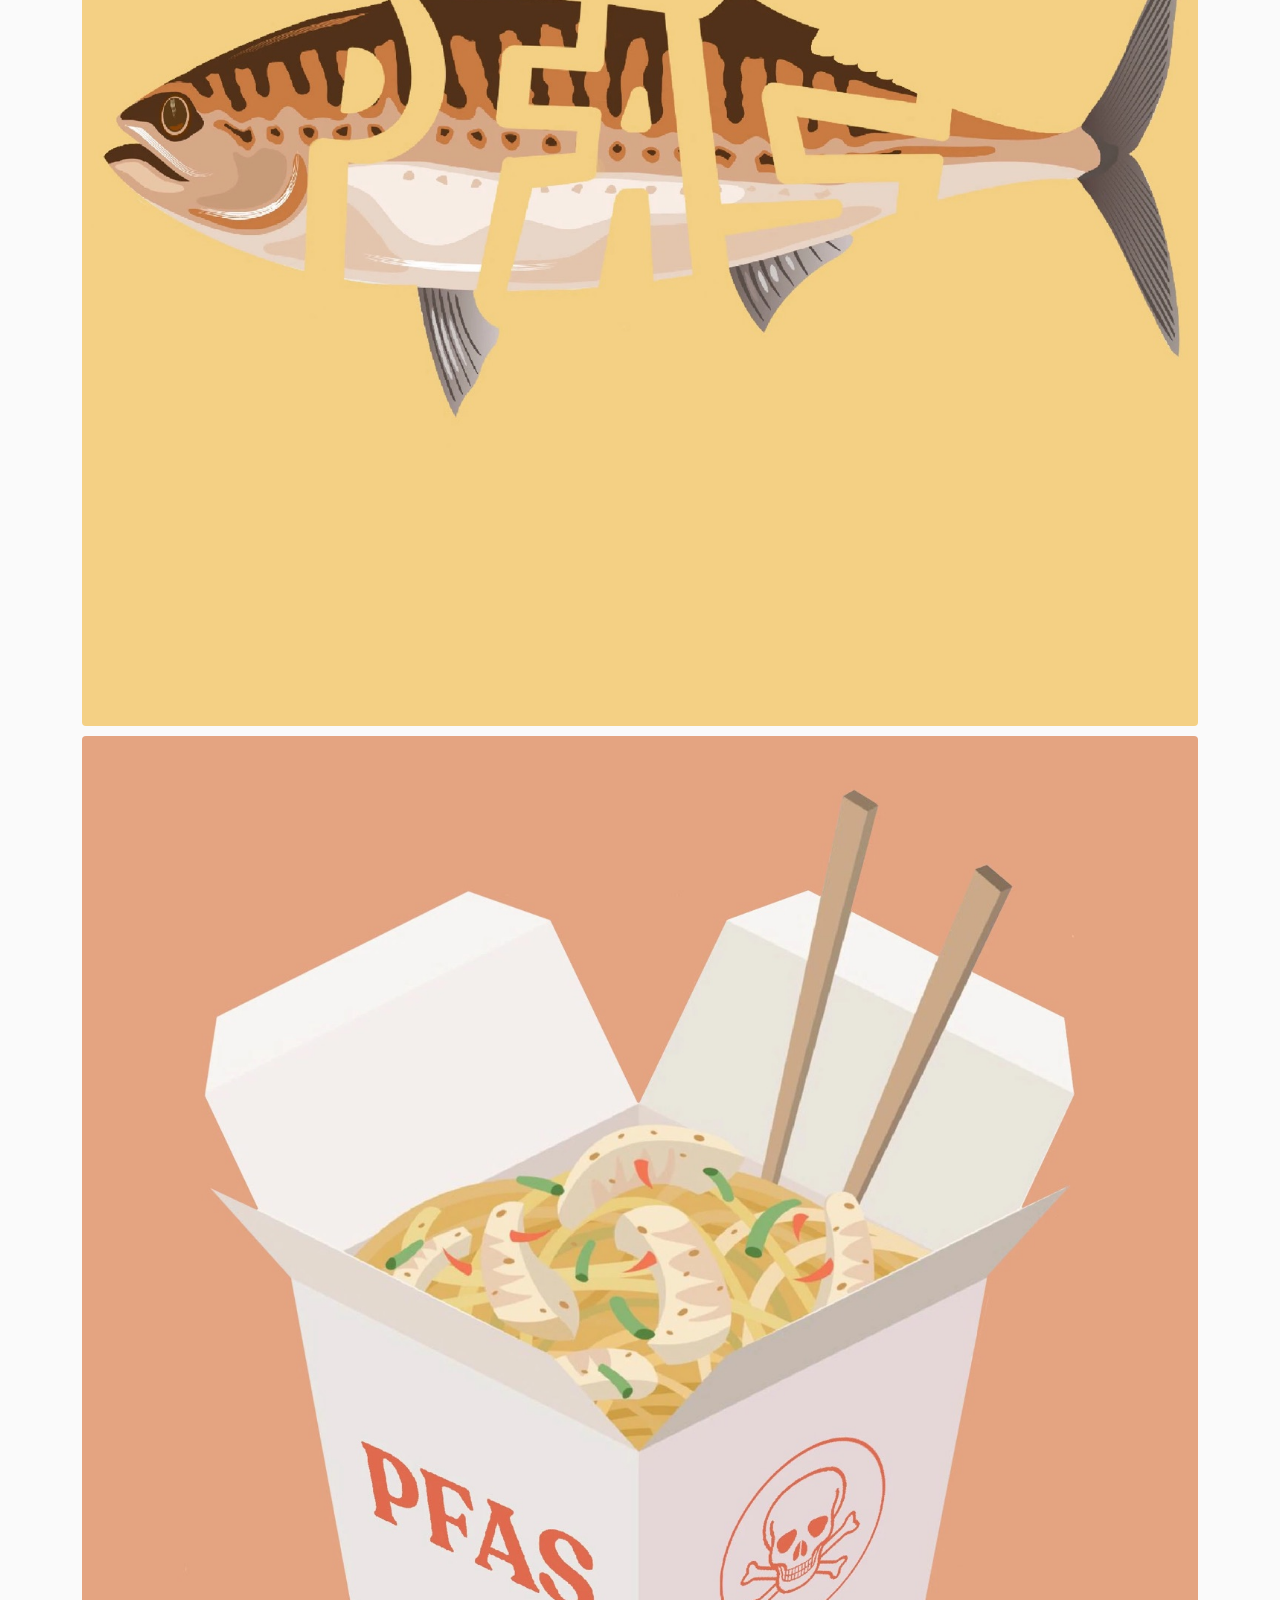
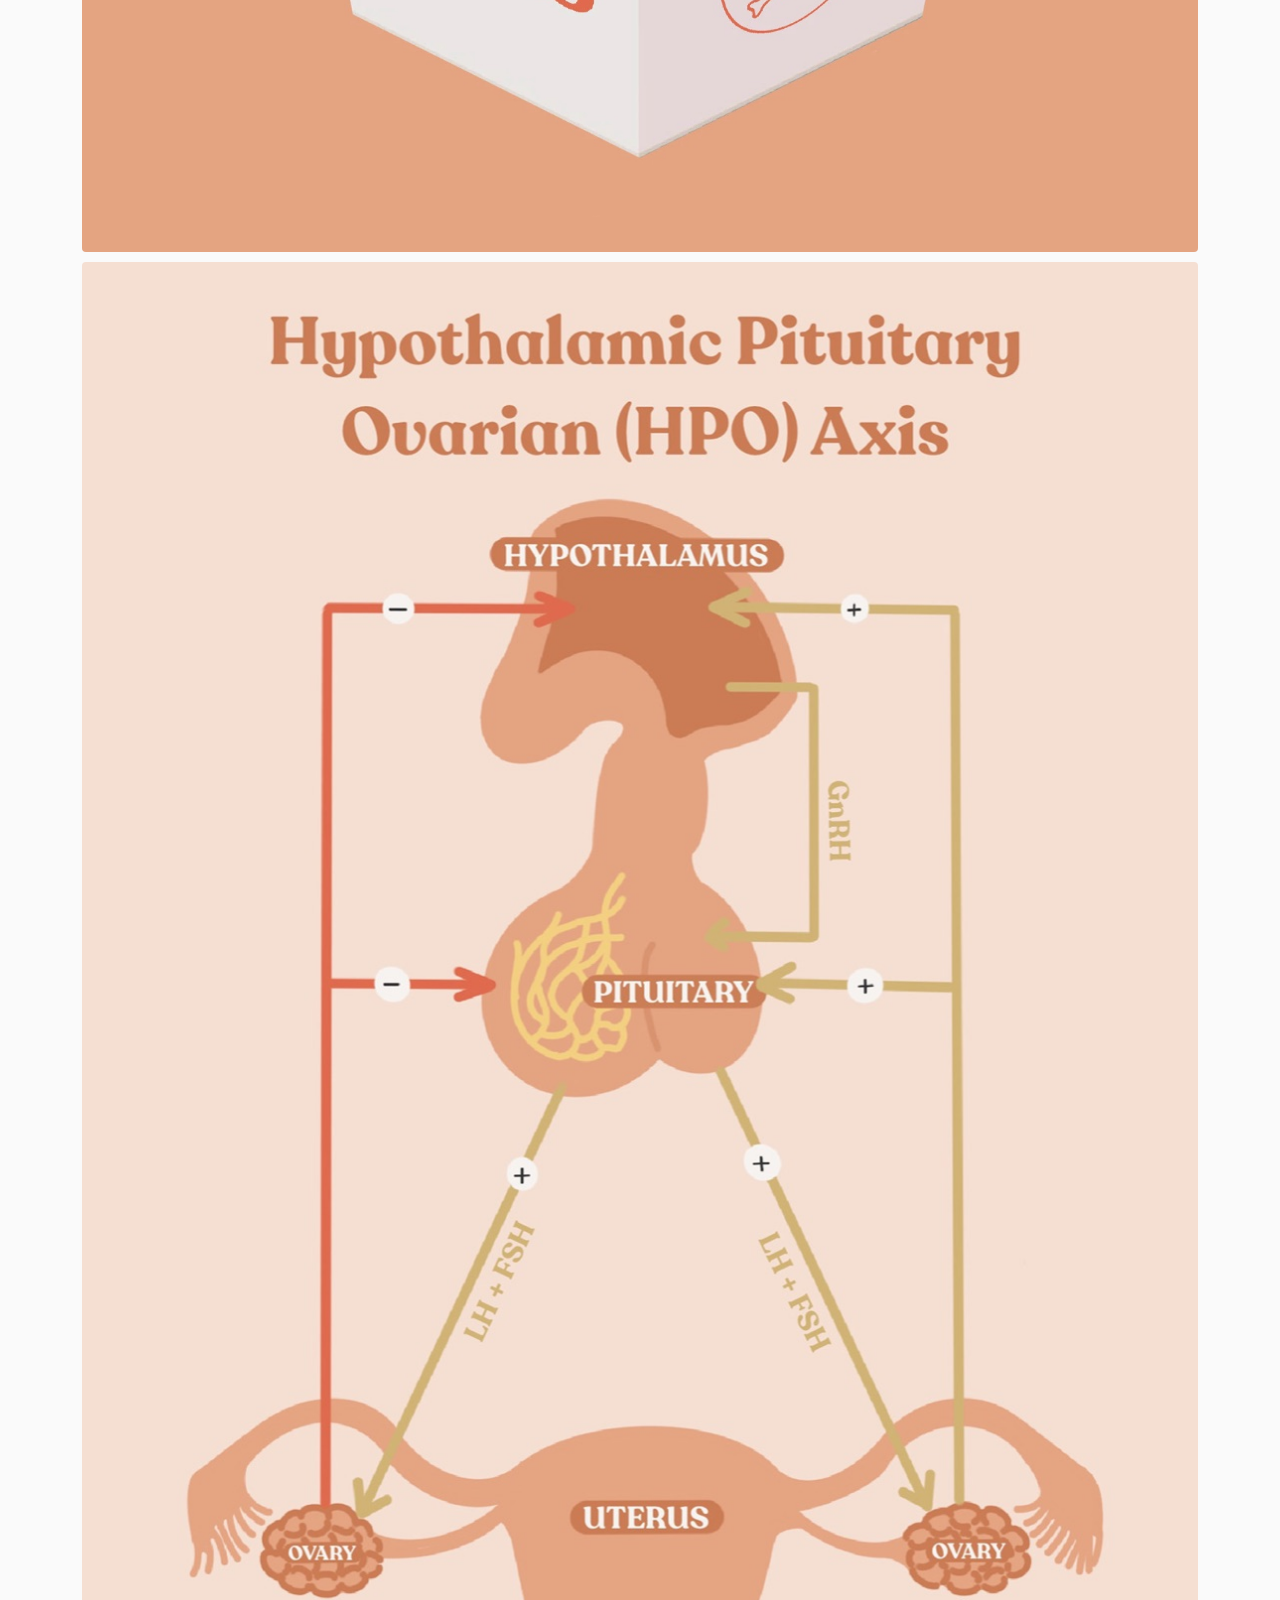
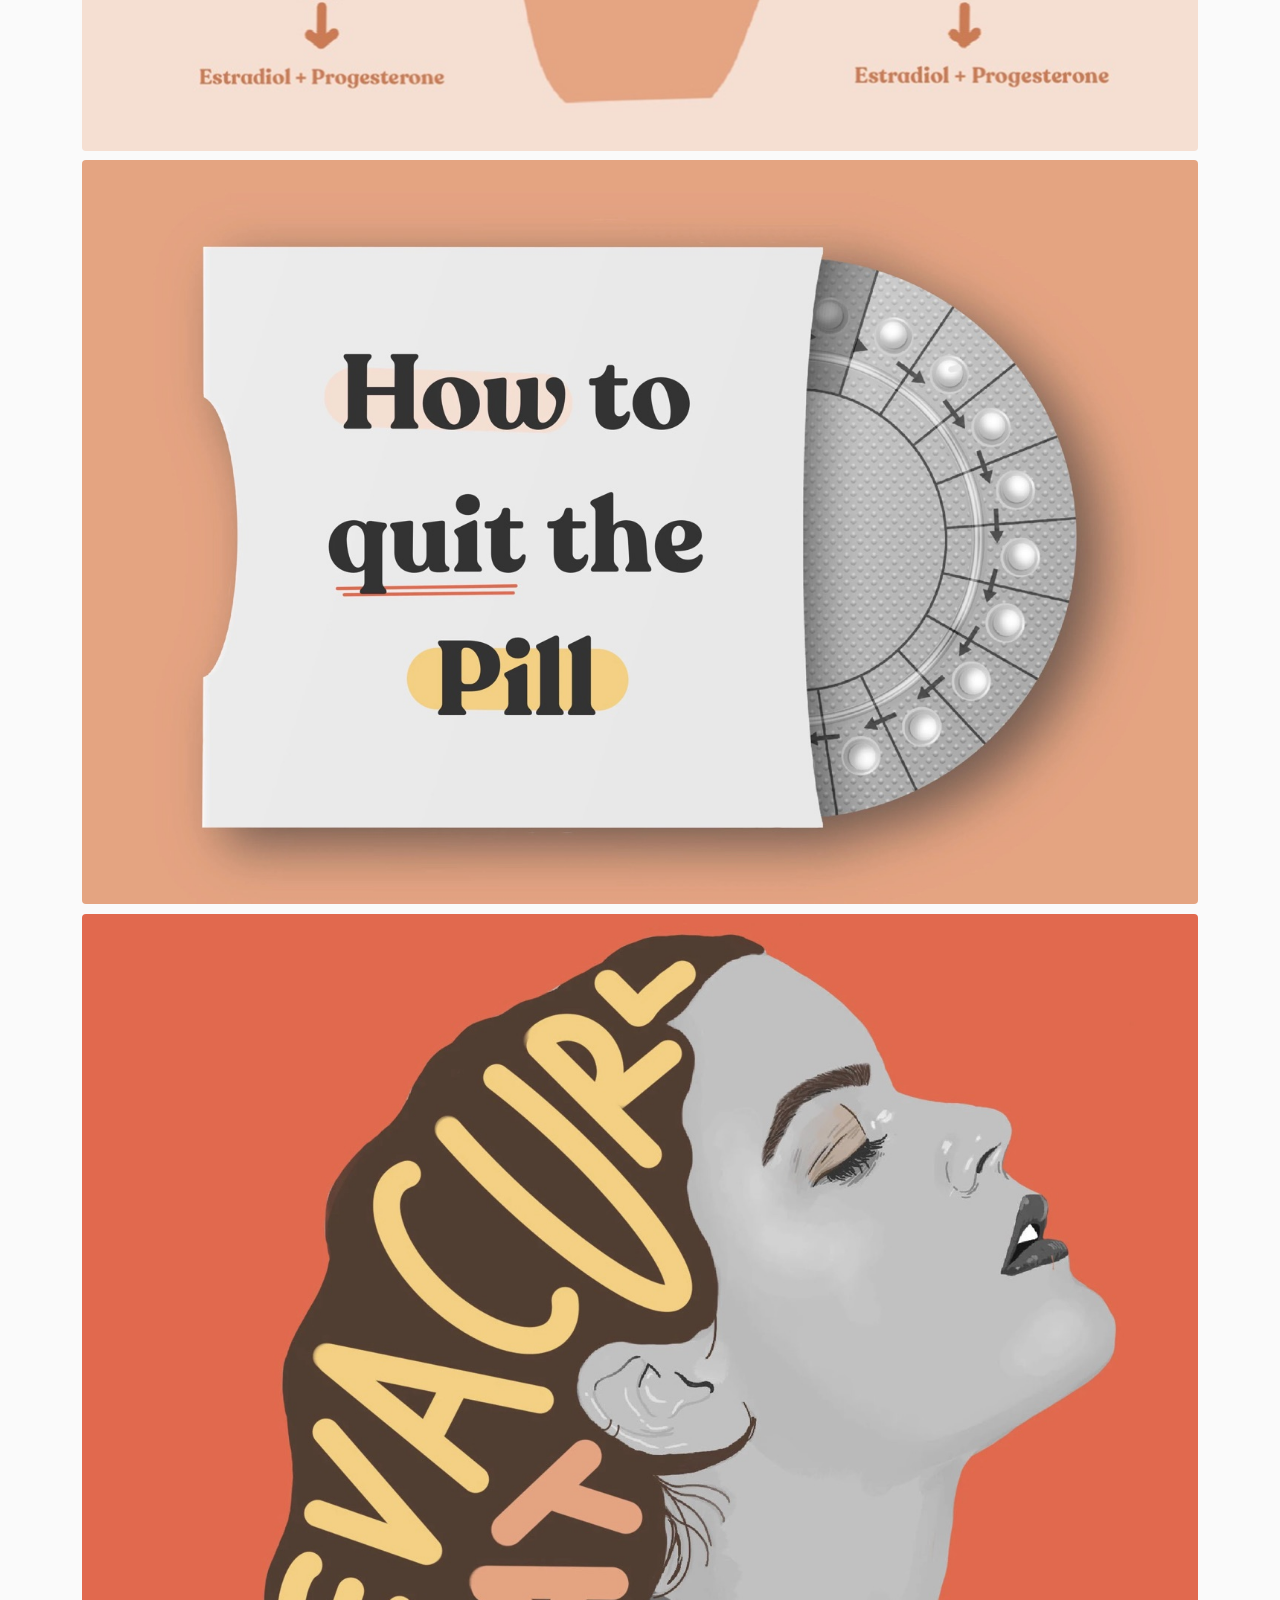
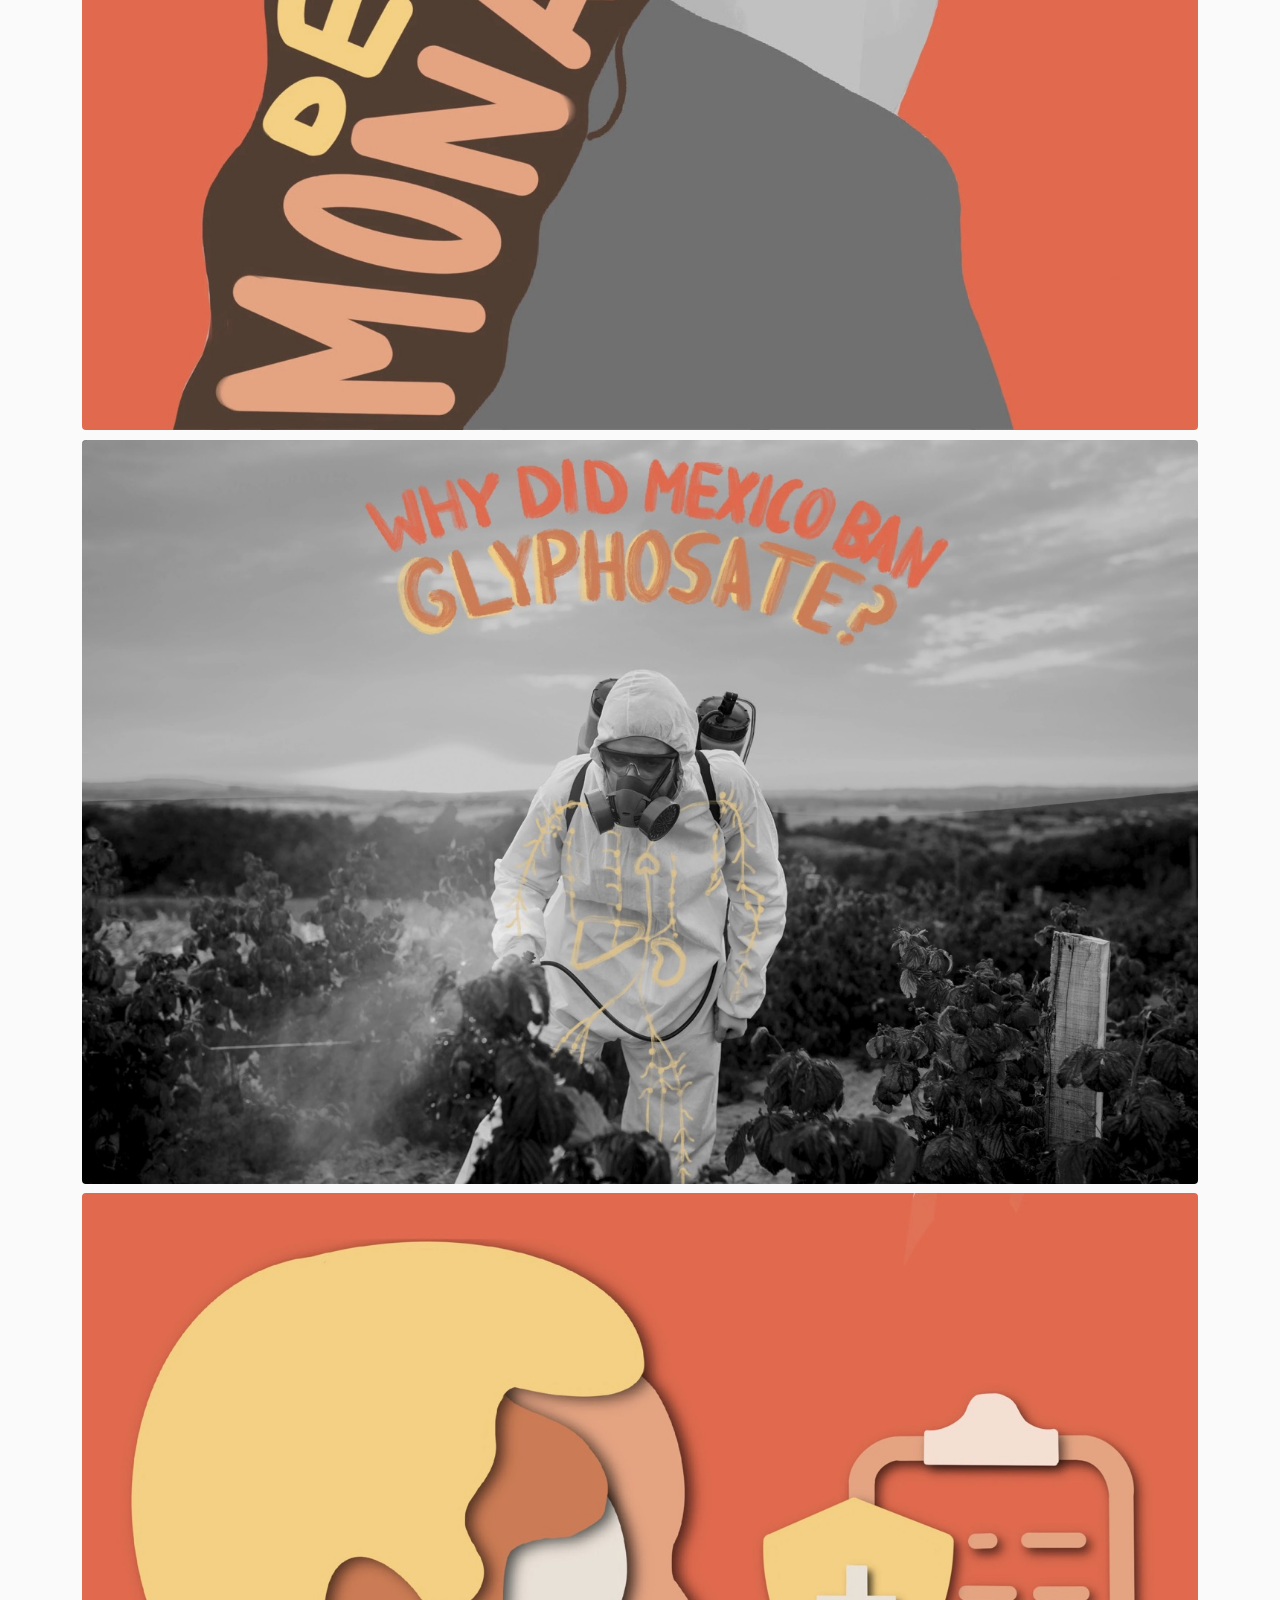
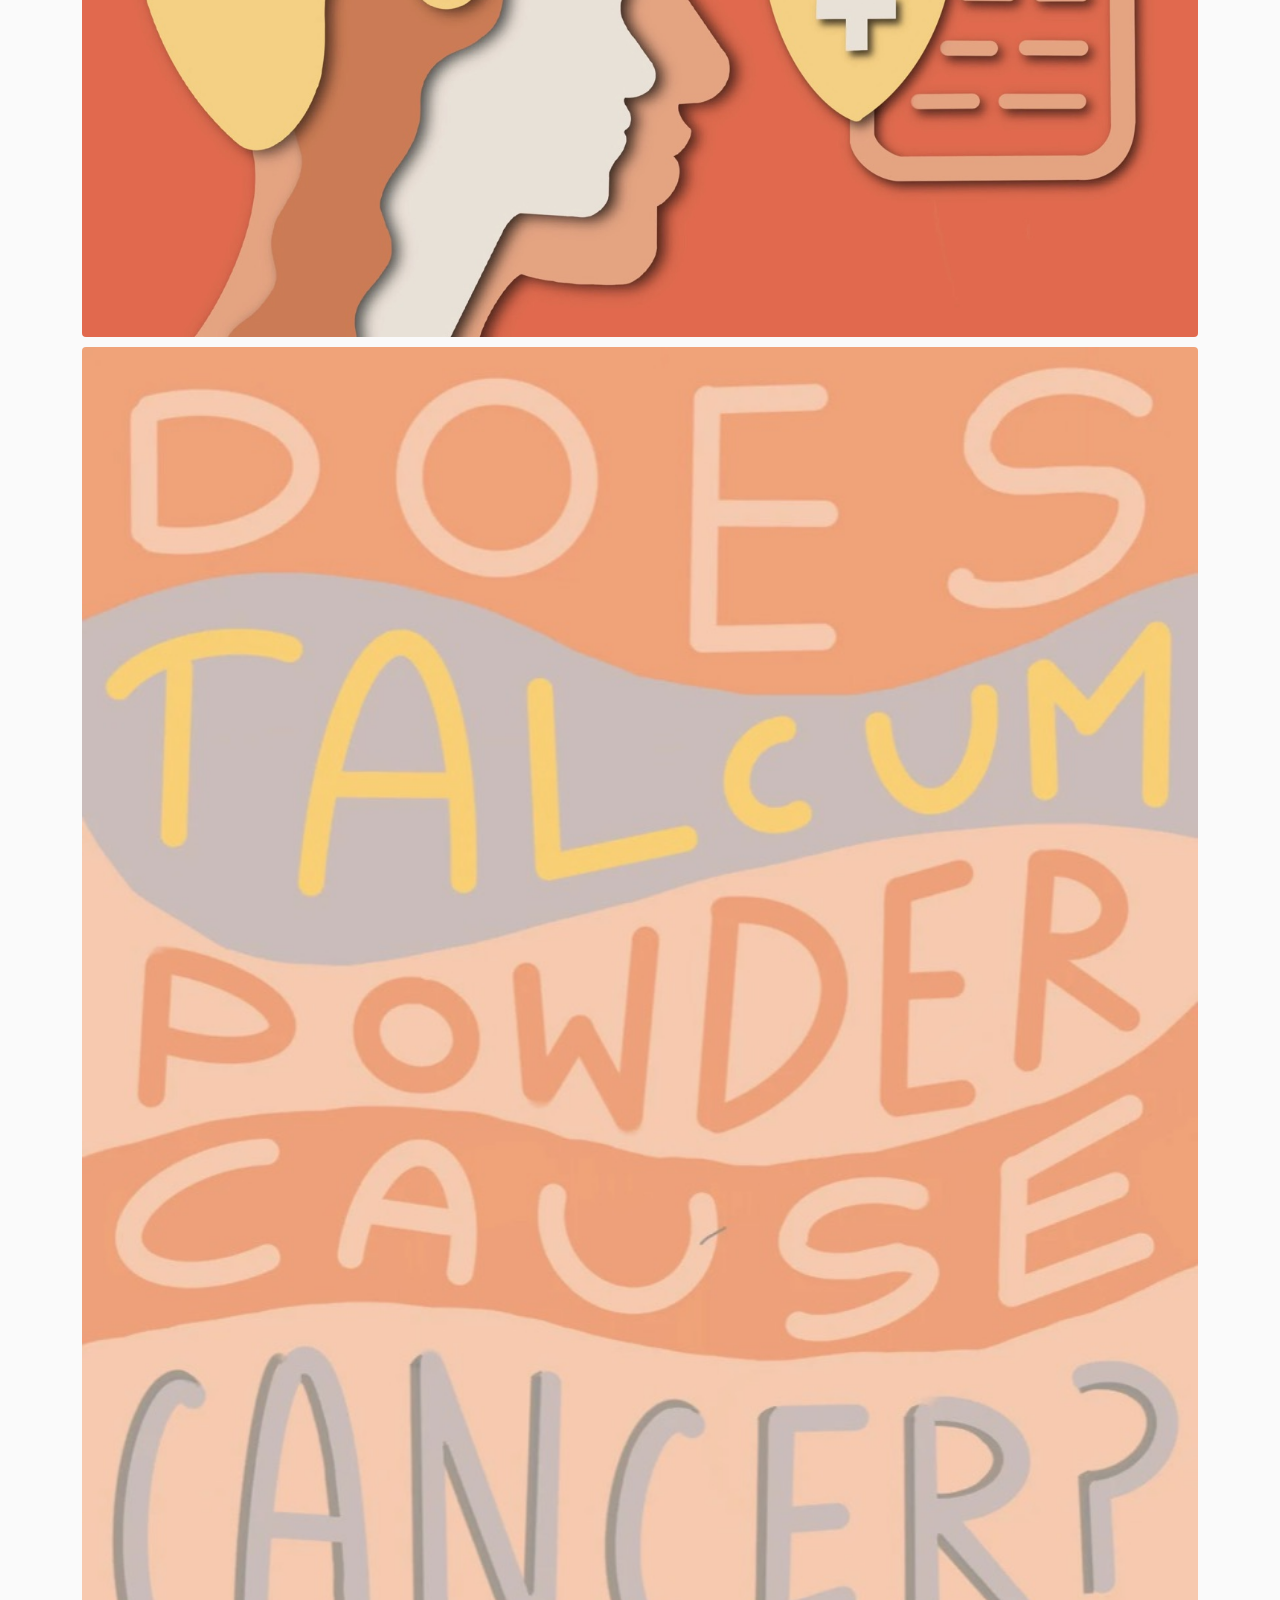
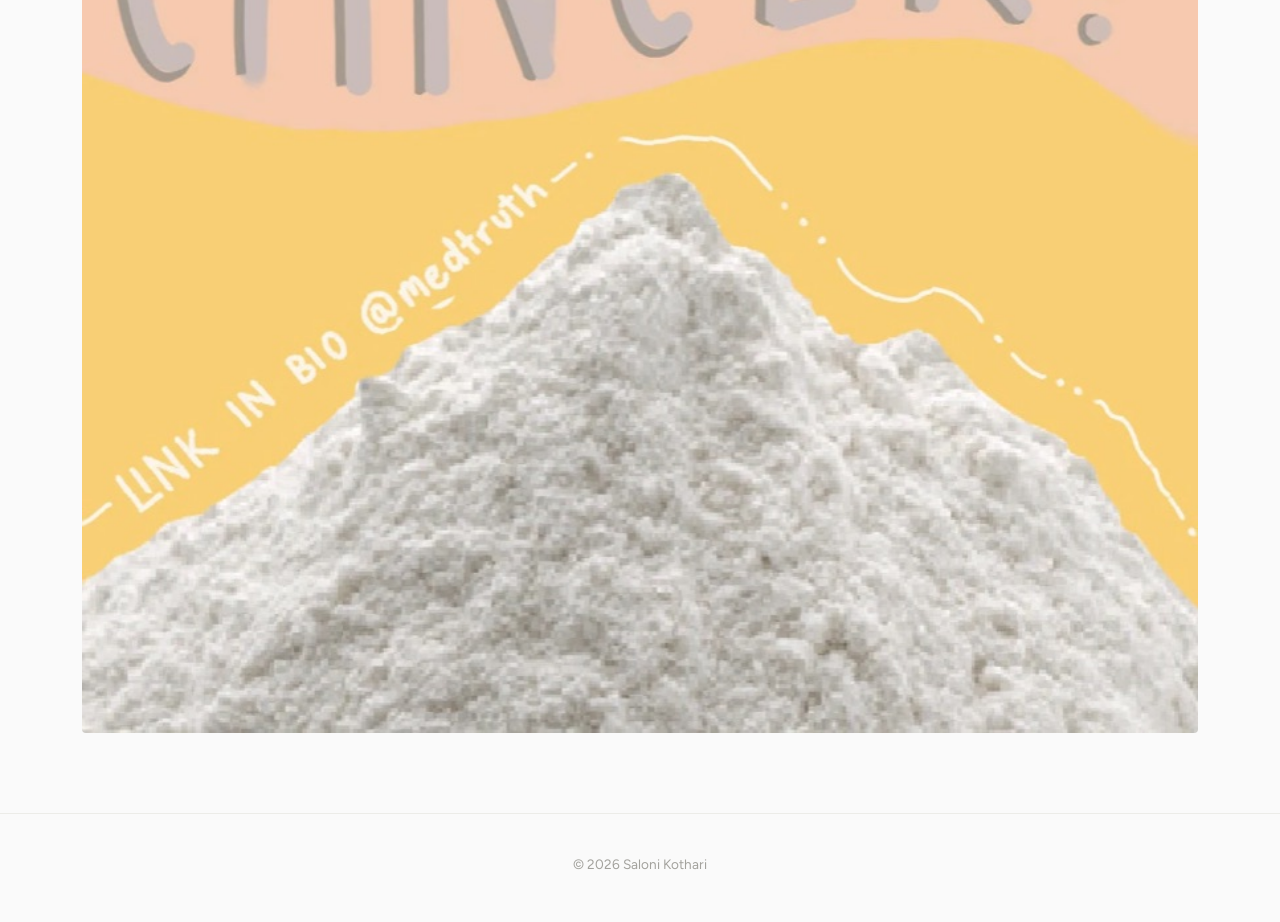
<file: work/medtruth.html>
<!DOCTYPE html>
<html lang="en">
<head>
  <meta charset="UTF-8" />
  <meta name="viewport" content="width=device-width, initial-scale=1.0" />
  <title>MedTruth — Saloni Kothari</title>
  <meta name="description" content="Editorial illustrations for MedTruth's reporting on patient safety and public-health stories." />
  <link rel="preconnect" href="https://fonts.googleapis.com" />
  <link rel="preconnect" href="https://fonts.gstatic.com" crossorigin />
  <link href="https://fonts.googleapis.com/css2?family=Figtree:ital,wght@0,300;0,400;0,500;0,600;0,700;0,800;1,400;1,500&display=swap" rel="stylesheet" />
  <link rel="stylesheet" href="/styles.css?v=30" />
</head>
<body>
  <header class="site-header">
    <nav class="nav nav--left" aria-label="Primary">
      <a href="/#work">Work</a>
      <a href="/#about">About</a>
      <a href="/#press">Press</a>
    </nav>
    <a href="/" class="wordmark">Saloni&nbsp;Kothari</a>
    <nav class="nav nav--right" aria-label="Secondary">
      <a href="/#contact">Contact</a>
      <a href="https://github.com/salkothari" target="_blank" rel="noopener">GitHub</a>
      <button id="theme-toggle" class="theme-toggle" aria-label="Toggle color theme">
        <span class="theme-toggle__icon" aria-hidden="true">◐</span>
      </button>
    </nav>
  </header>

  <main class="project">
    <a class="project__back" href="/#work">← Back to work</a>
    <header class="project__intro">
      <p class="eyebrow">MedTruth</p>
      <h1 class="project__title">MedTruth</h1>
      <p class="project__lead">Editorial illustrations for MedTruth's reporting on patient safety and public-health stories.</p>
      <a class="project__external" href="https://www.behance.net/gallery/207338965/Medtruth" target="_blank" rel="noopener">View on Behance ↗</a>
    </header>
    <div class="project__gallery">
      <img src="/assets/work/medtruth/01.jpg" alt="MedTruth — visual 1" loading="lazy" />
      <img src="/assets/work/medtruth/02.jpg" alt="MedTruth — visual 2" loading="lazy" />
      <img src="/assets/work/medtruth/03.jpg" alt="MedTruth — visual 3" loading="lazy" />
      <img src="/assets/work/medtruth/04.jpg" alt="MedTruth — visual 4" loading="lazy" />
      <img src="/assets/work/medtruth/05.jpg" alt="MedTruth — visual 5" loading="lazy" />
      <img src="/assets/work/medtruth/06.jpg" alt="MedTruth — visual 6" loading="lazy" />
      <img src="/assets/work/medtruth/07.jpg" alt="MedTruth — visual 7" loading="lazy" />
      <img src="/assets/work/medtruth/08.jpg" alt="MedTruth — visual 8" loading="lazy" />
      <img src="/assets/work/medtruth/09.jpg" alt="MedTruth — visual 9" loading="lazy" />
    </div>
  </main>

  <footer class="site-footer"><p>© <span id="year"></span> Saloni Kothari</p></footer>
  <script src="/script.js?v=30"></script>
  <!-- GoatCounter analytics -->
  <script data-goatcounter="https://salkothari.goatcounter.com/count"
          async src="//gc.zgo.at/count.js"></script>
</body>
</html>
</file>
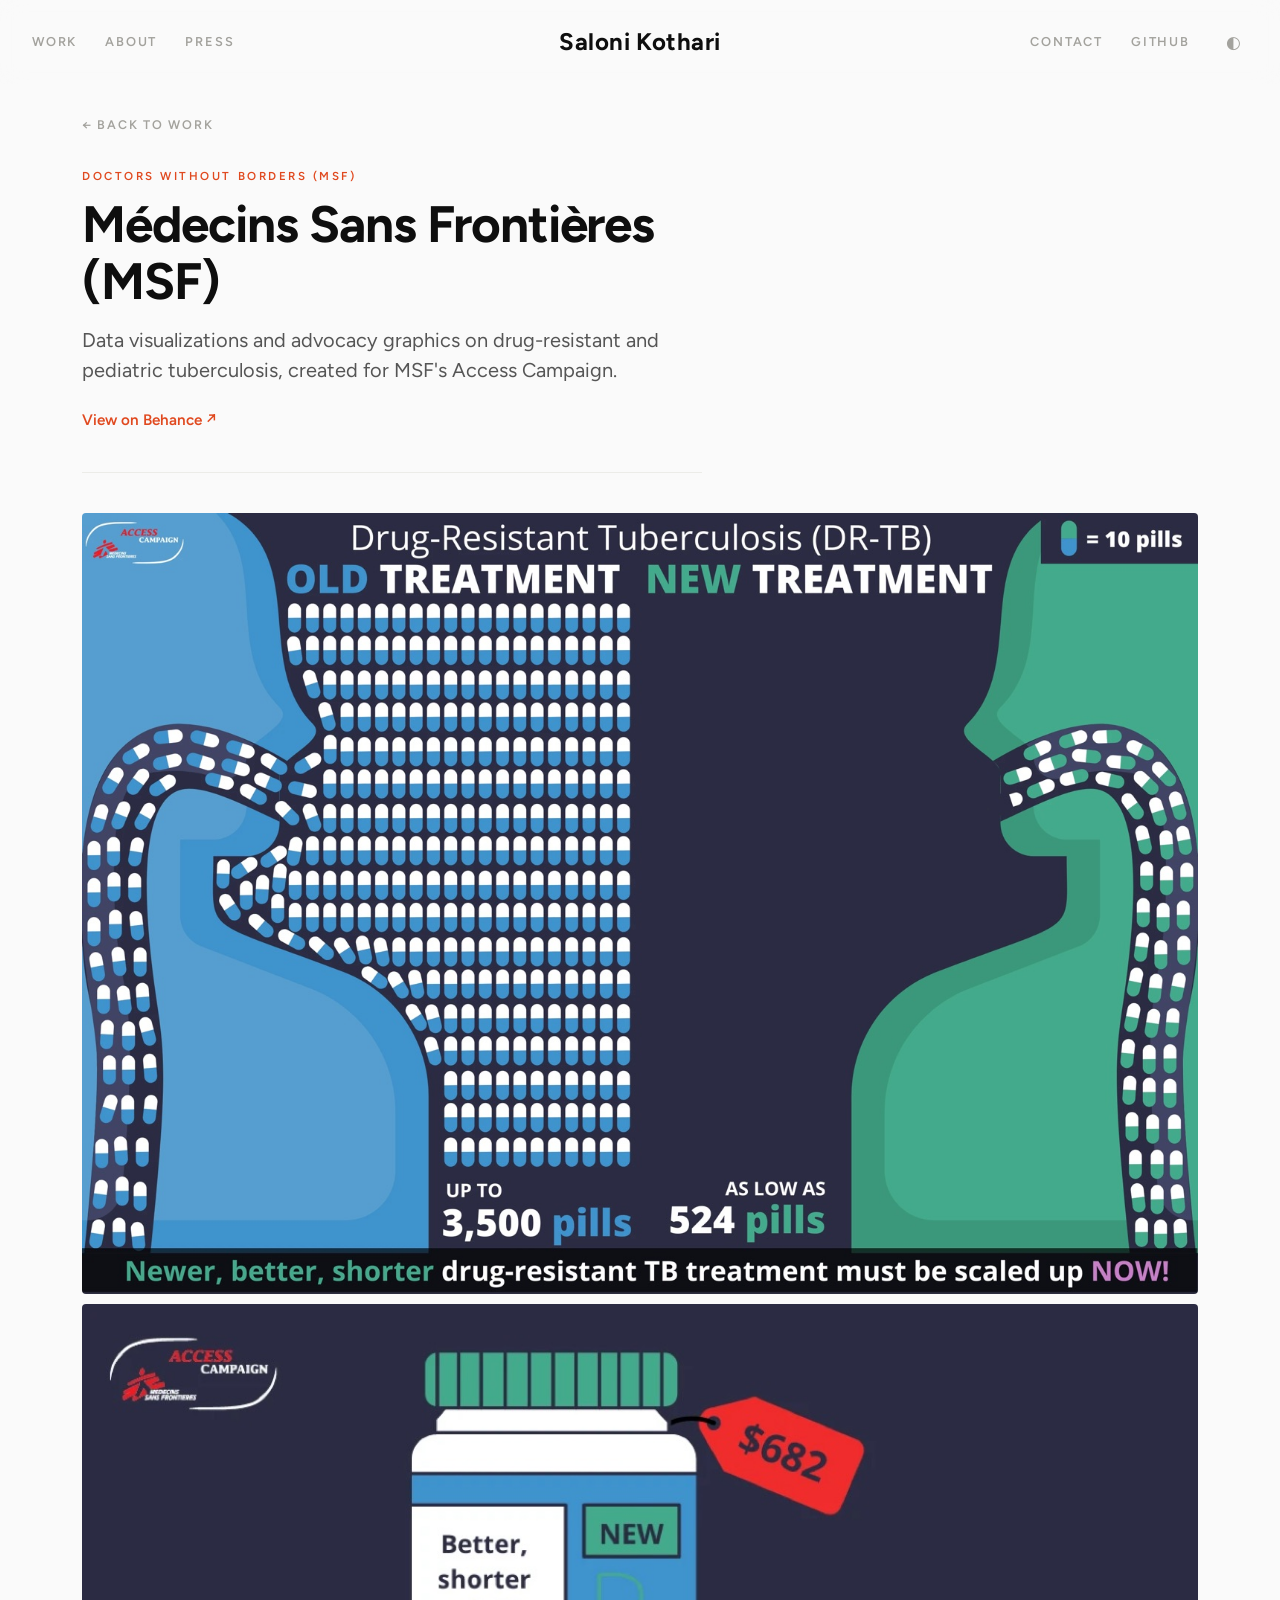
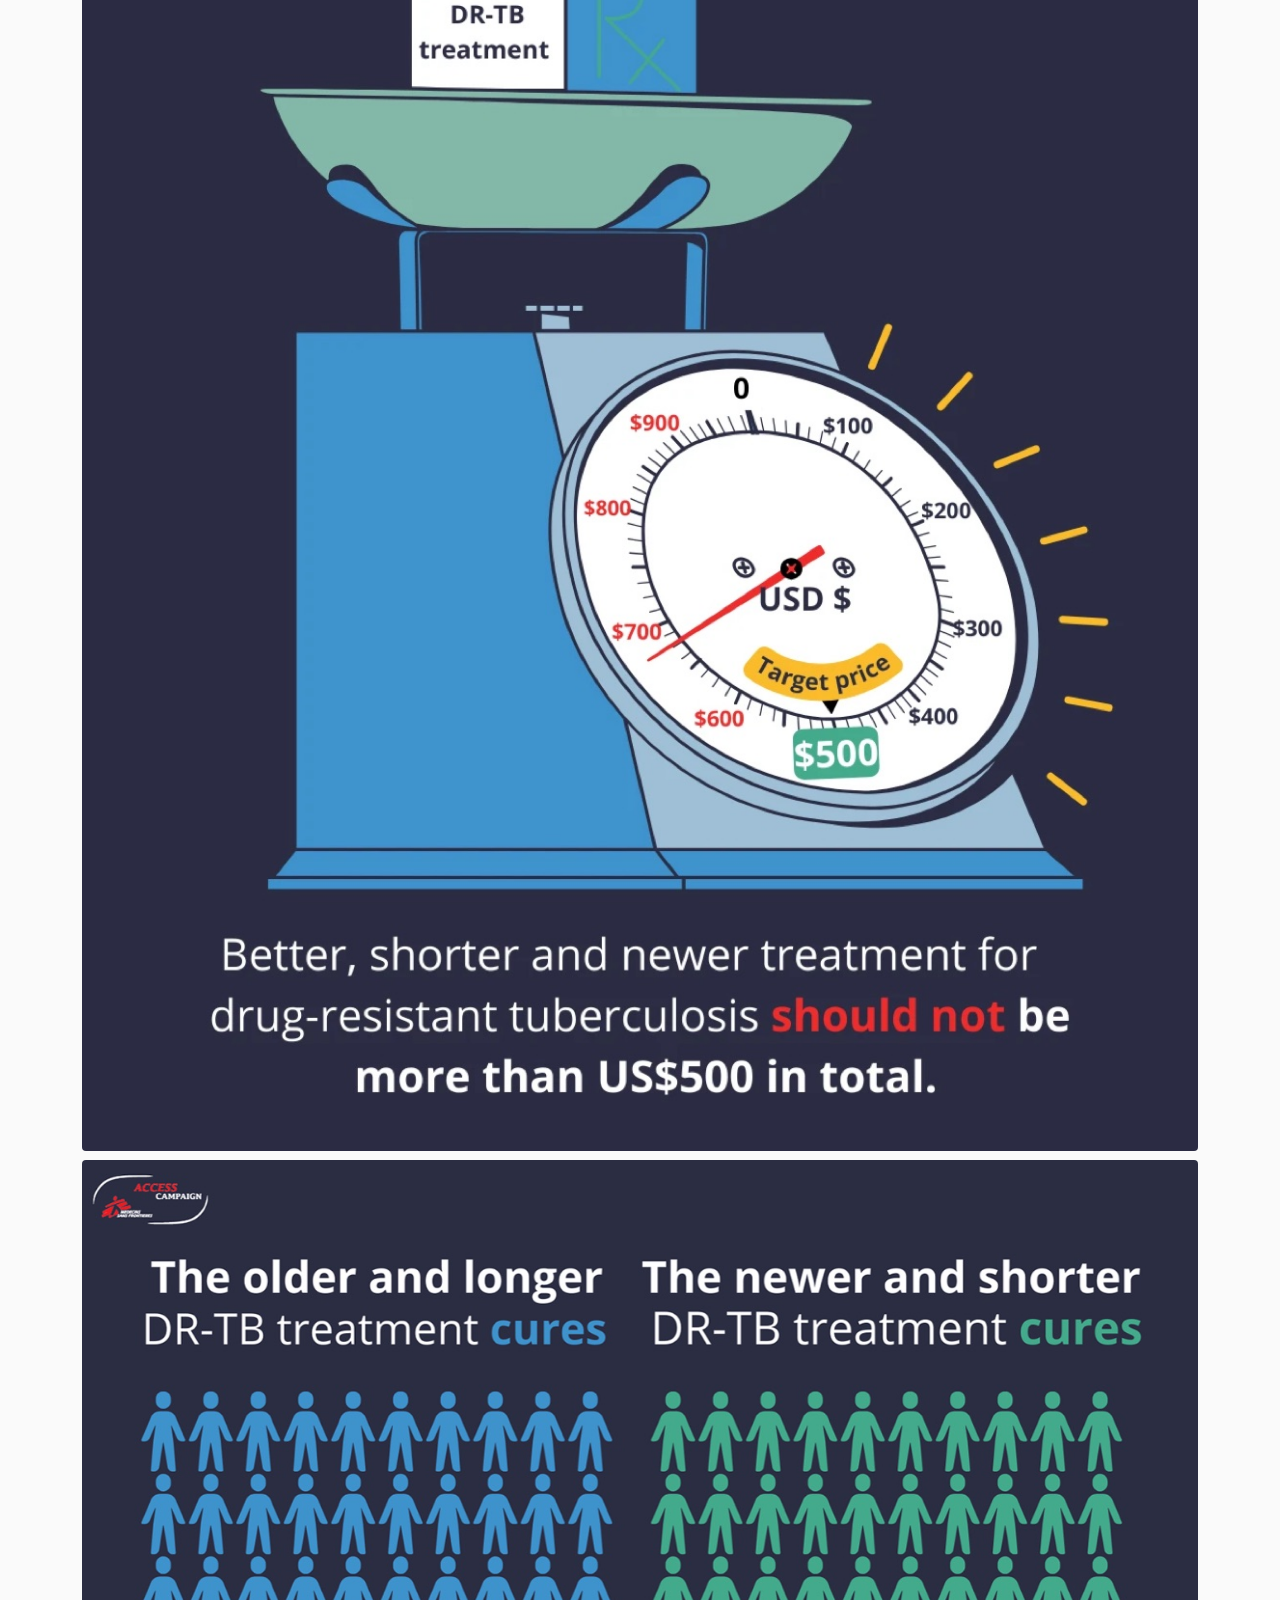
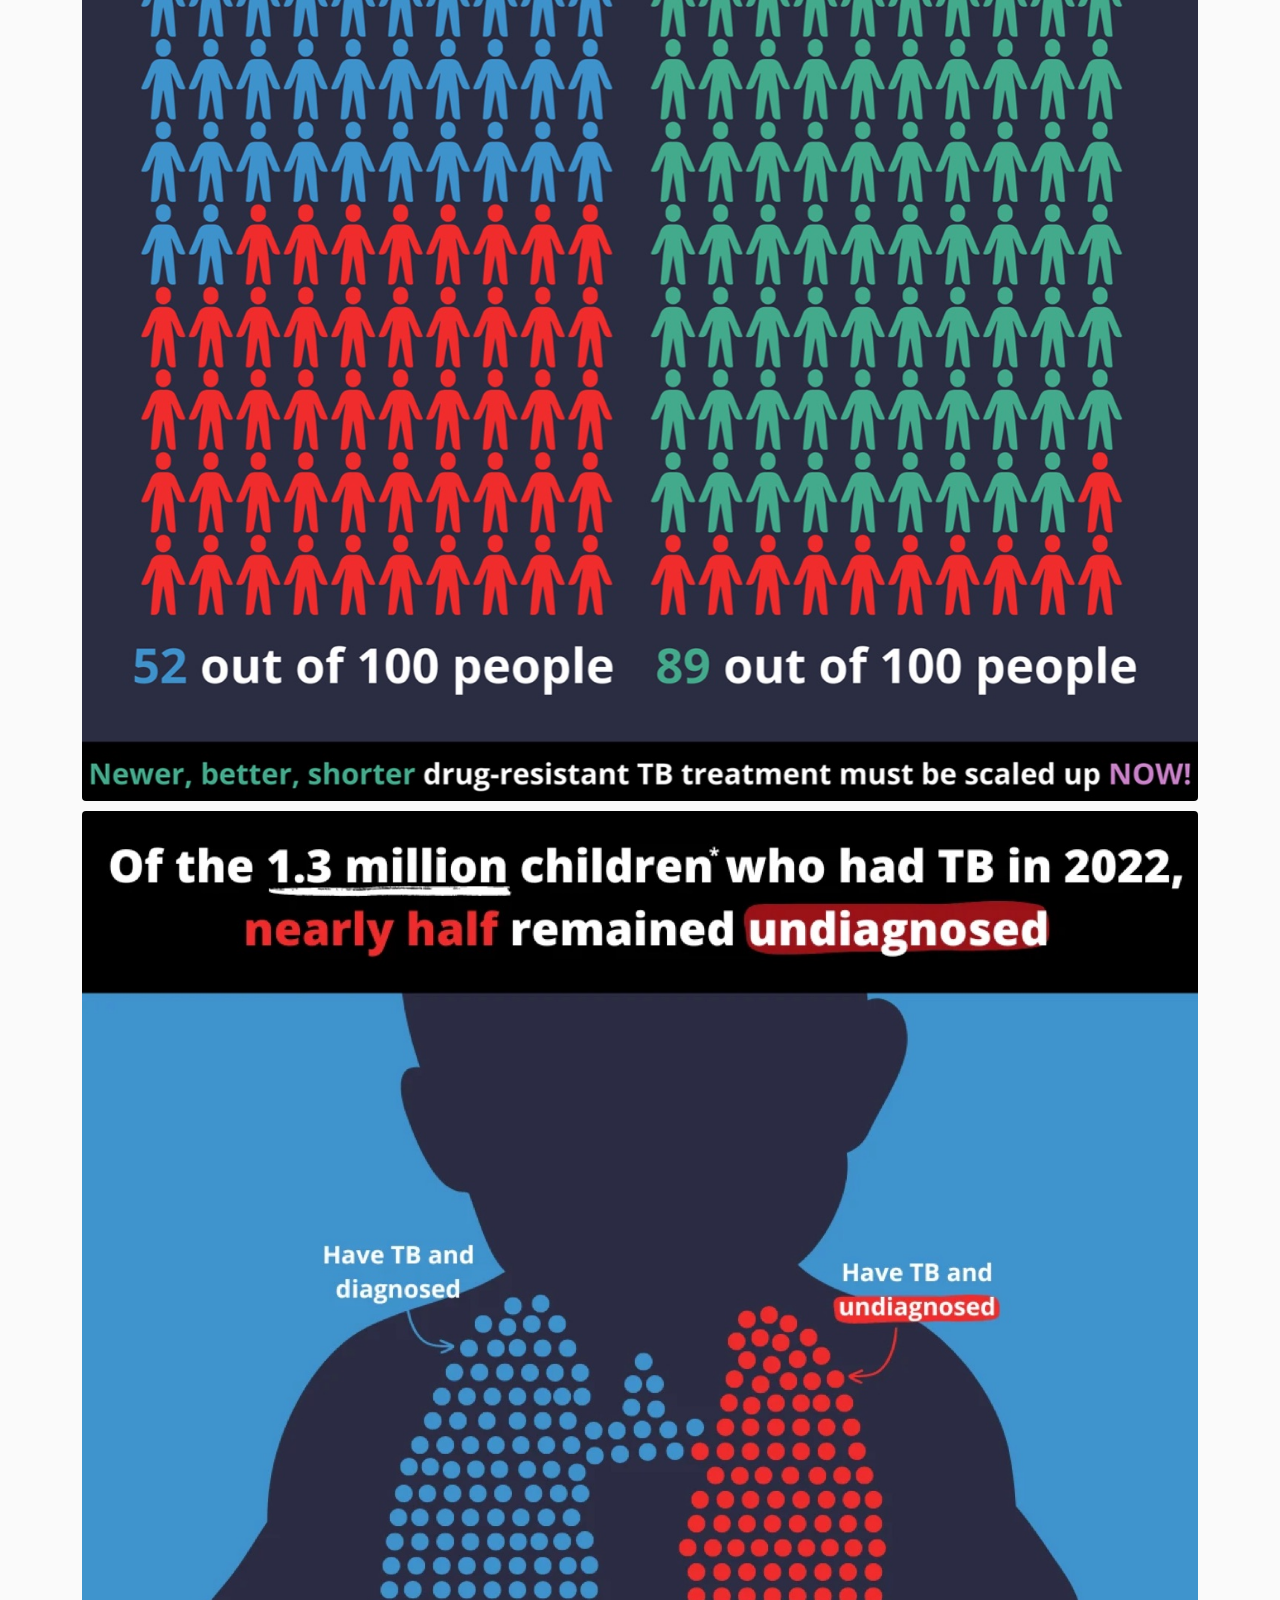
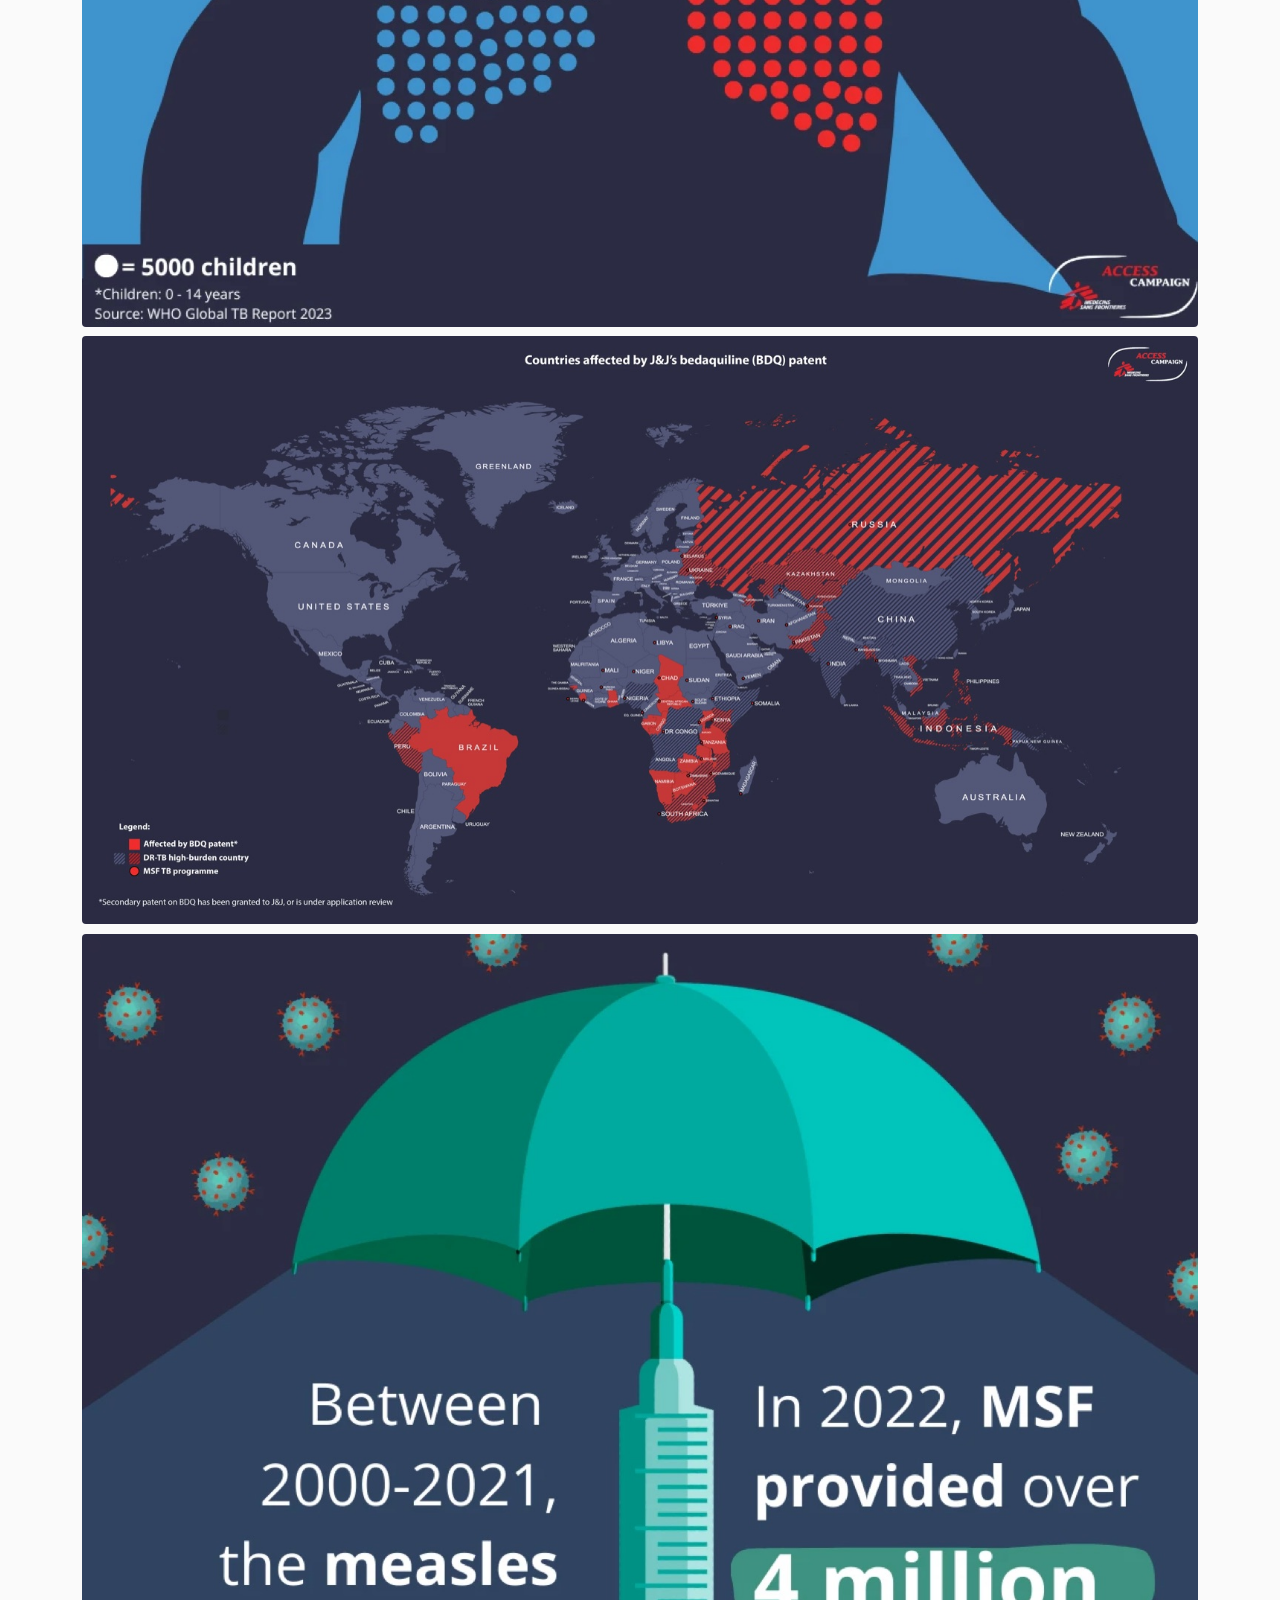
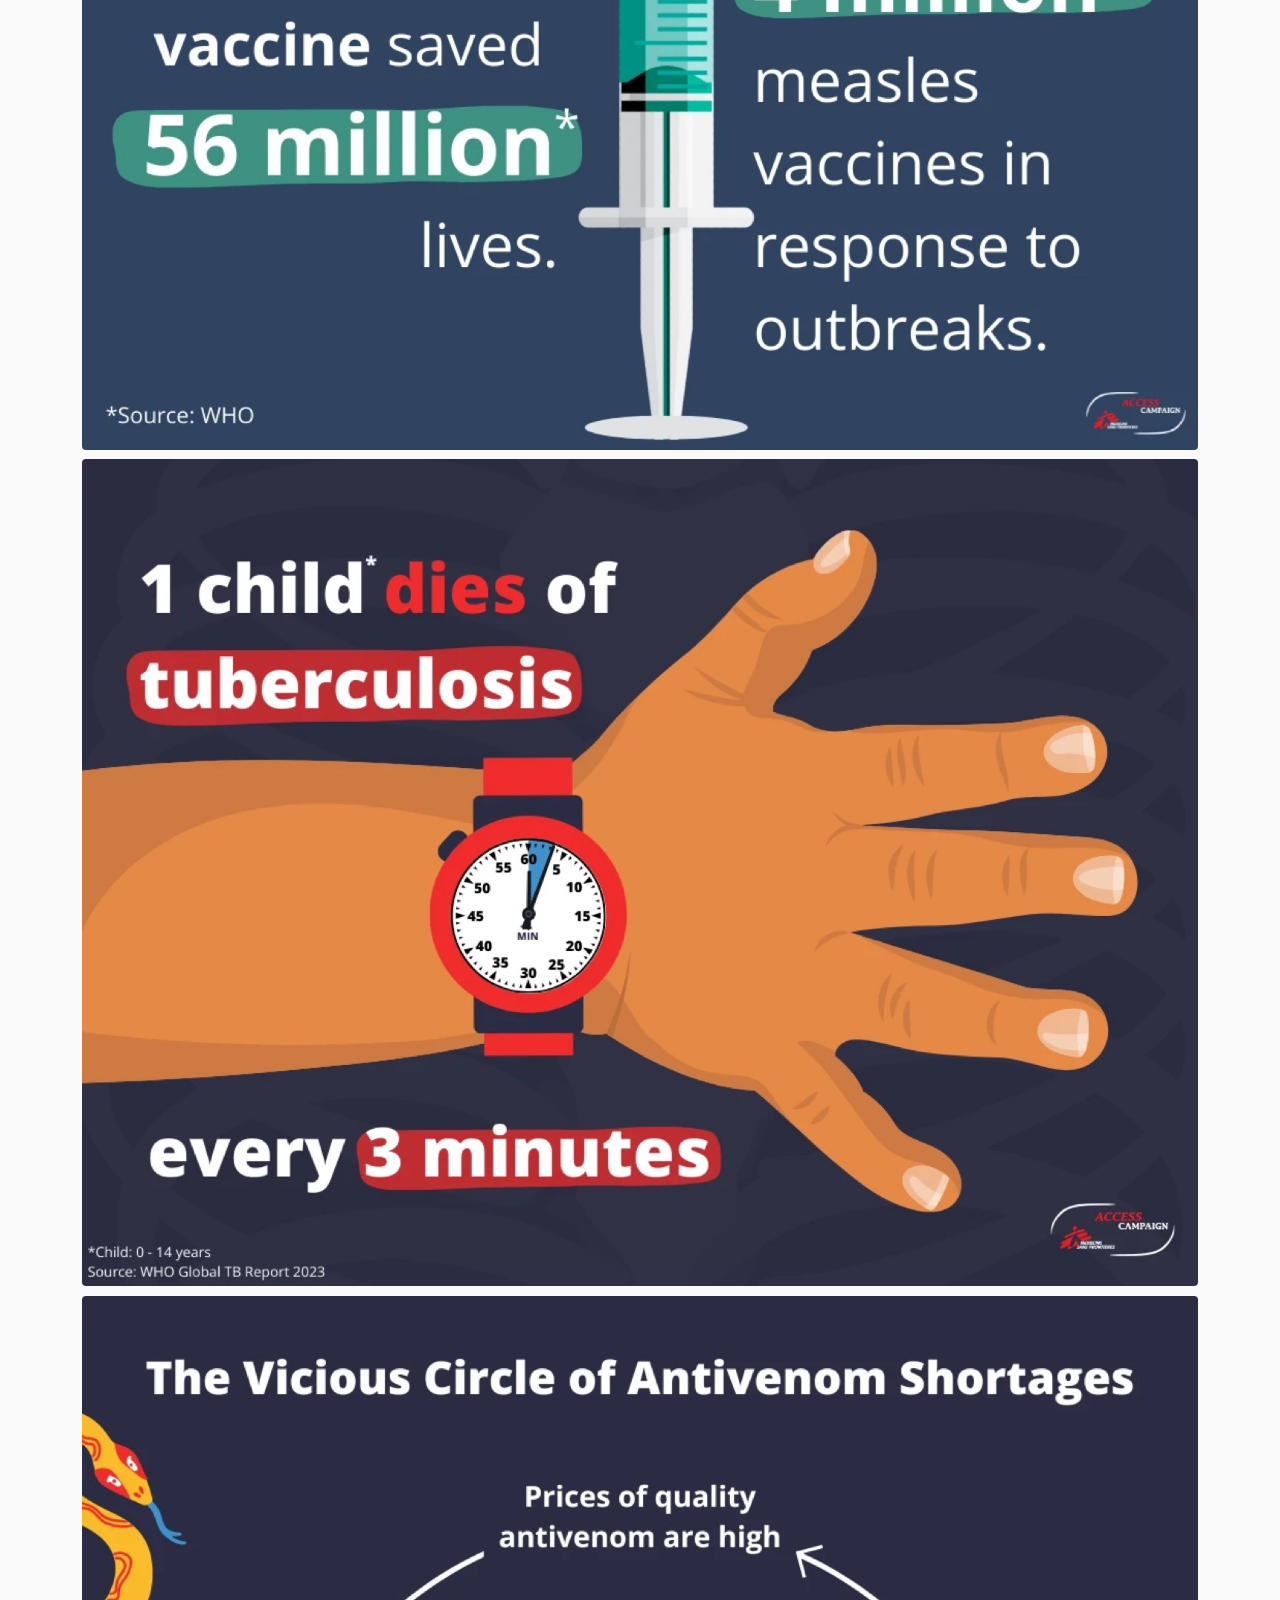
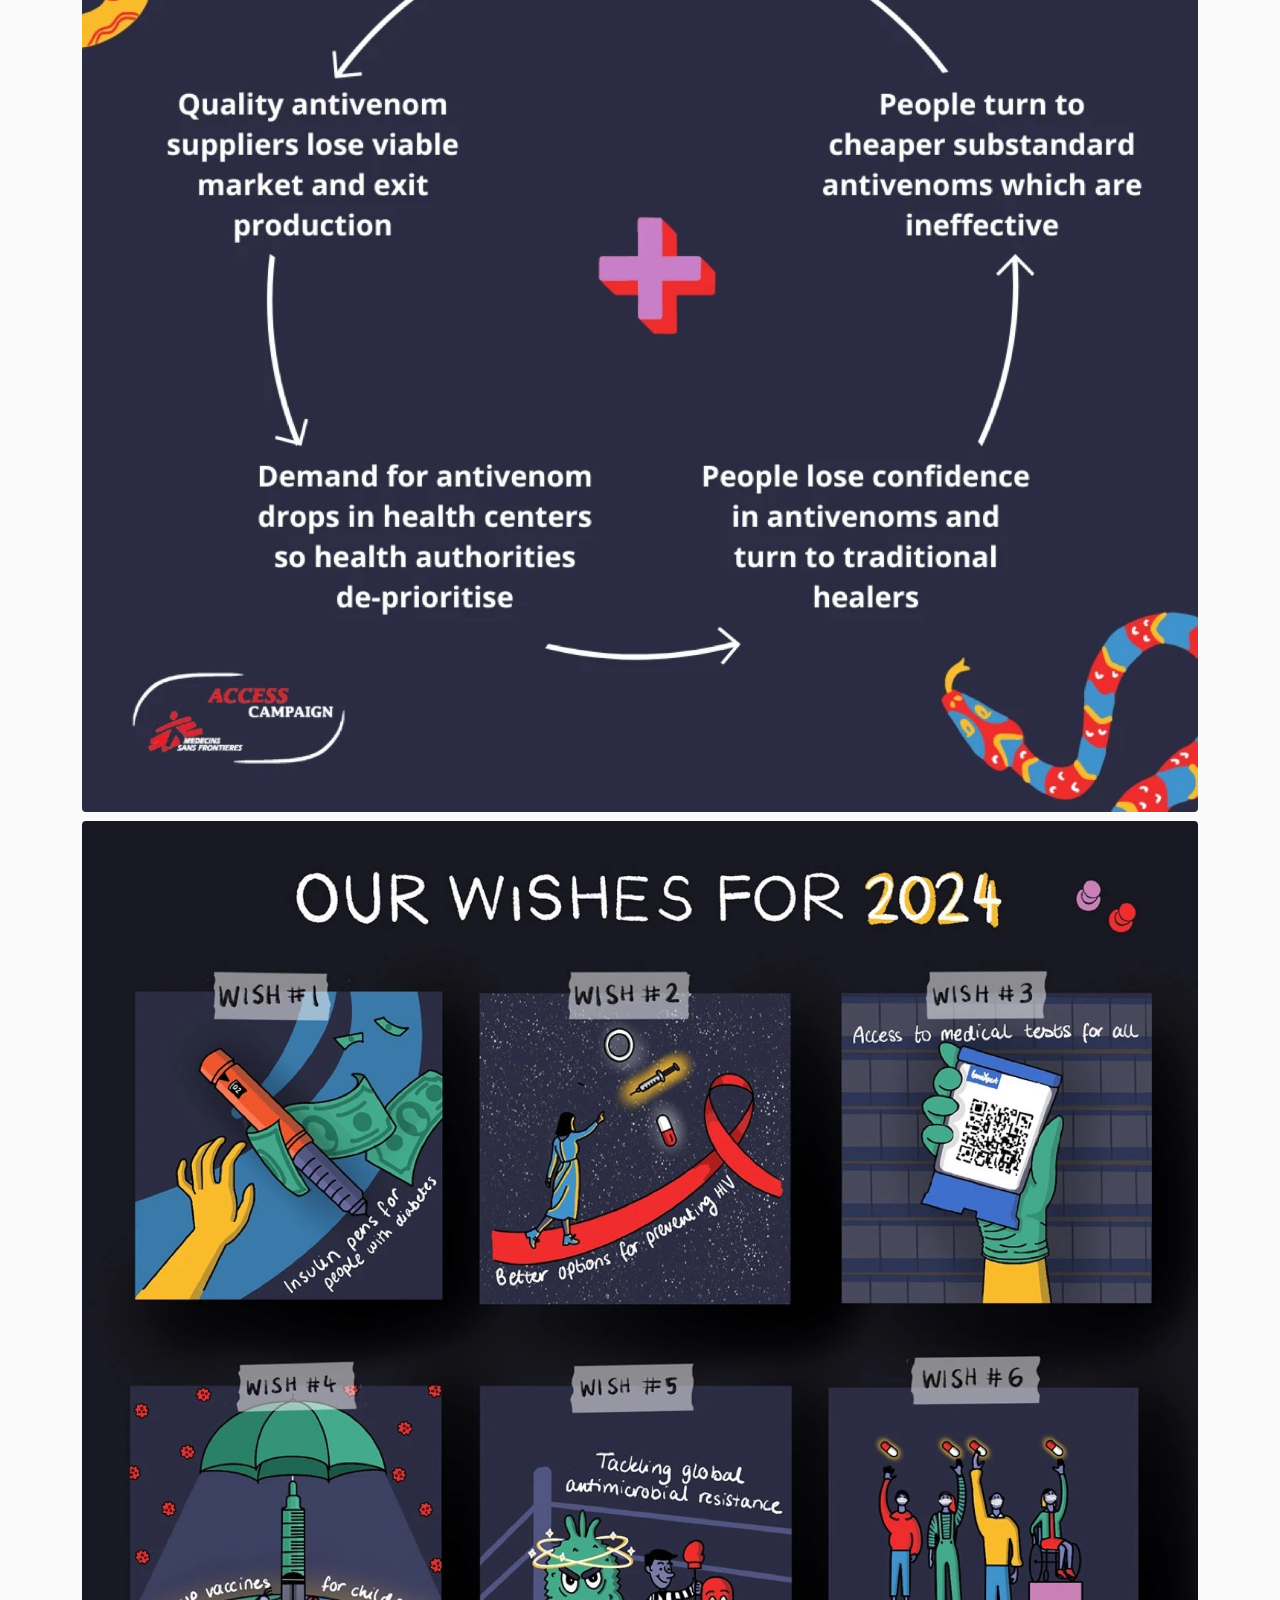
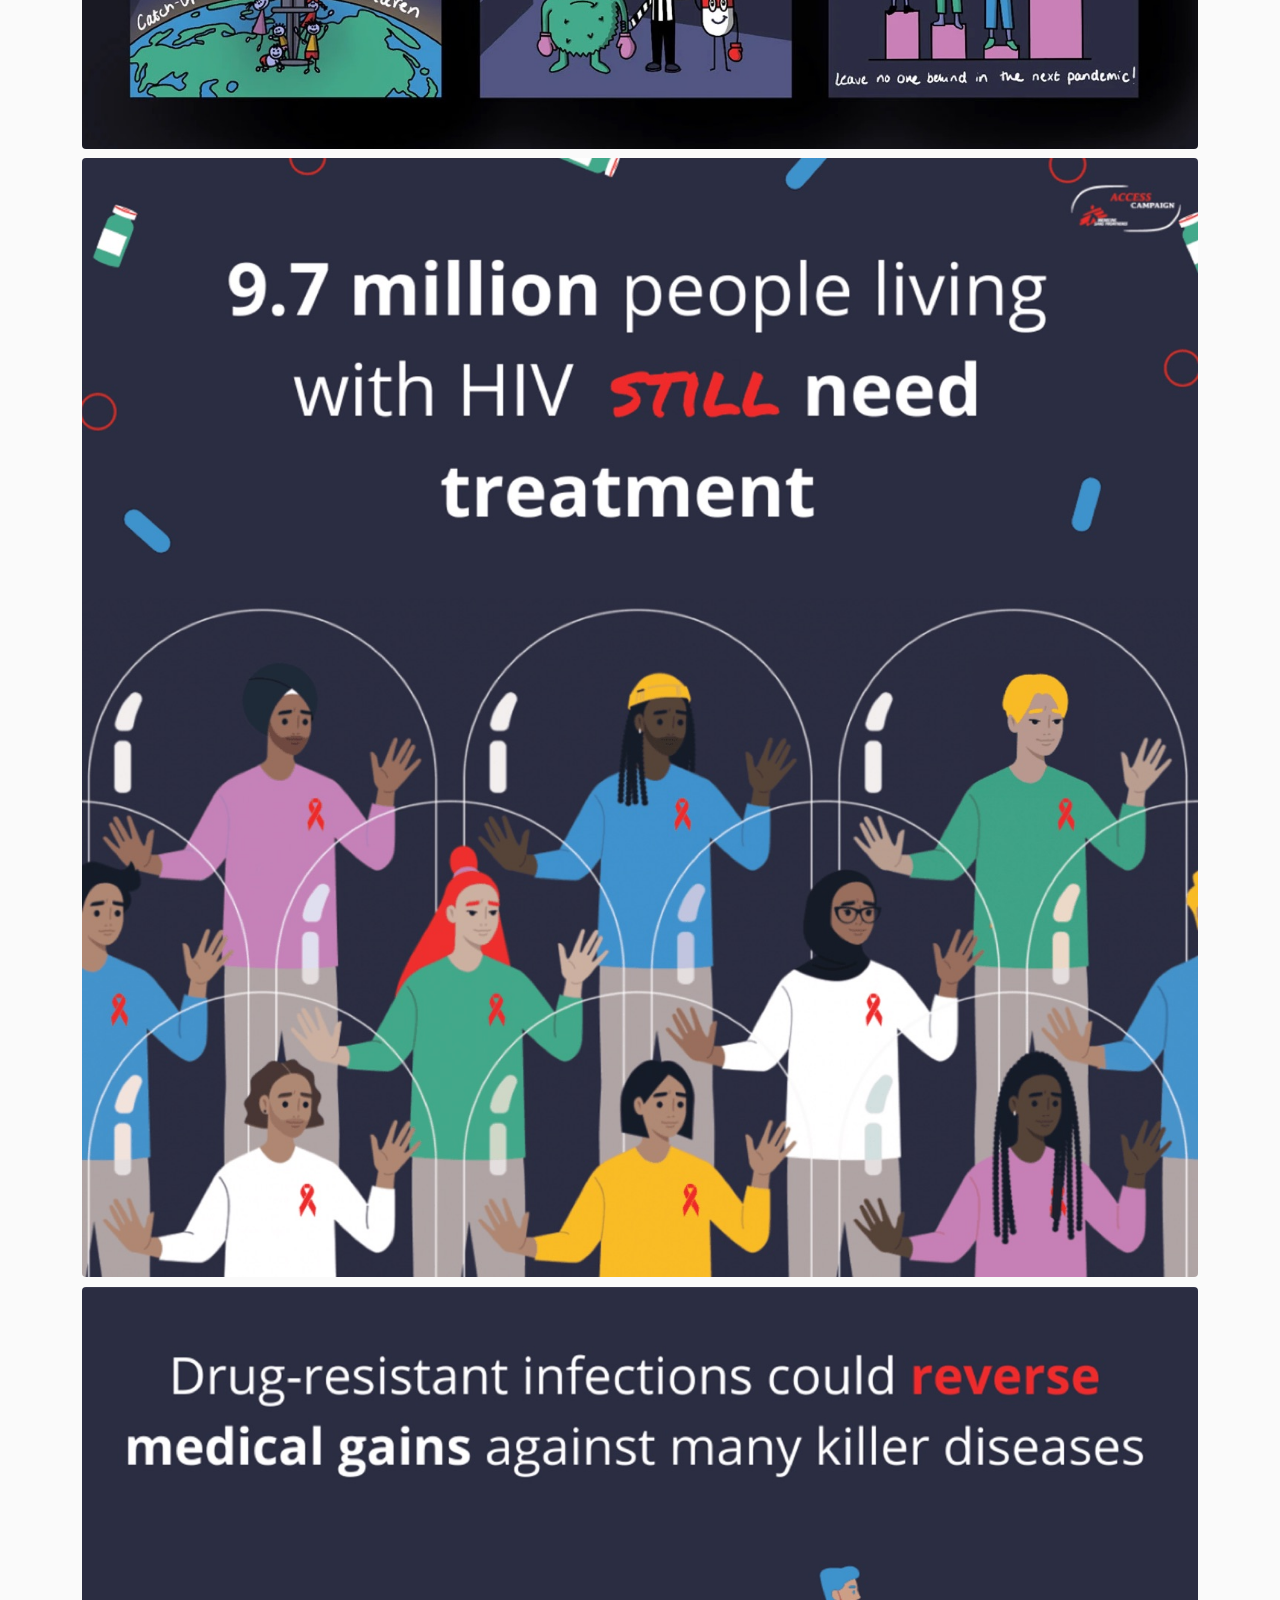
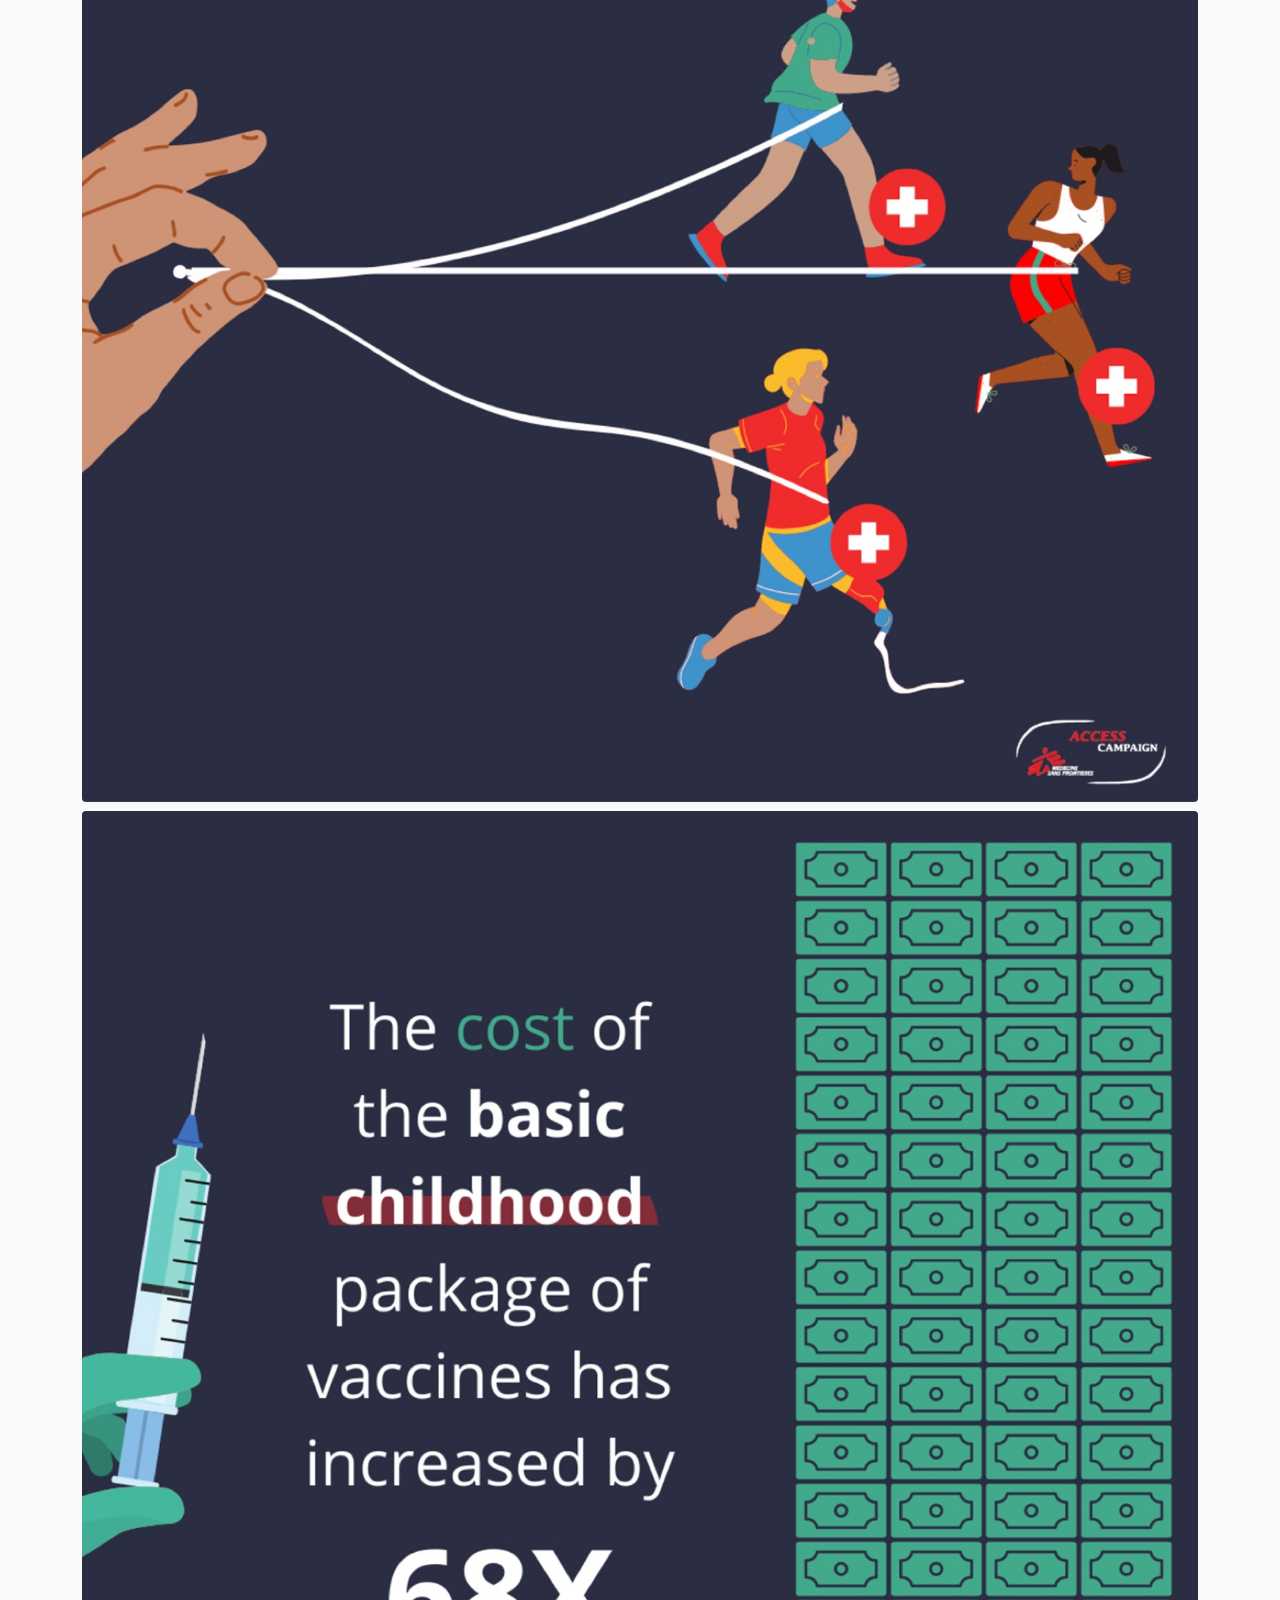
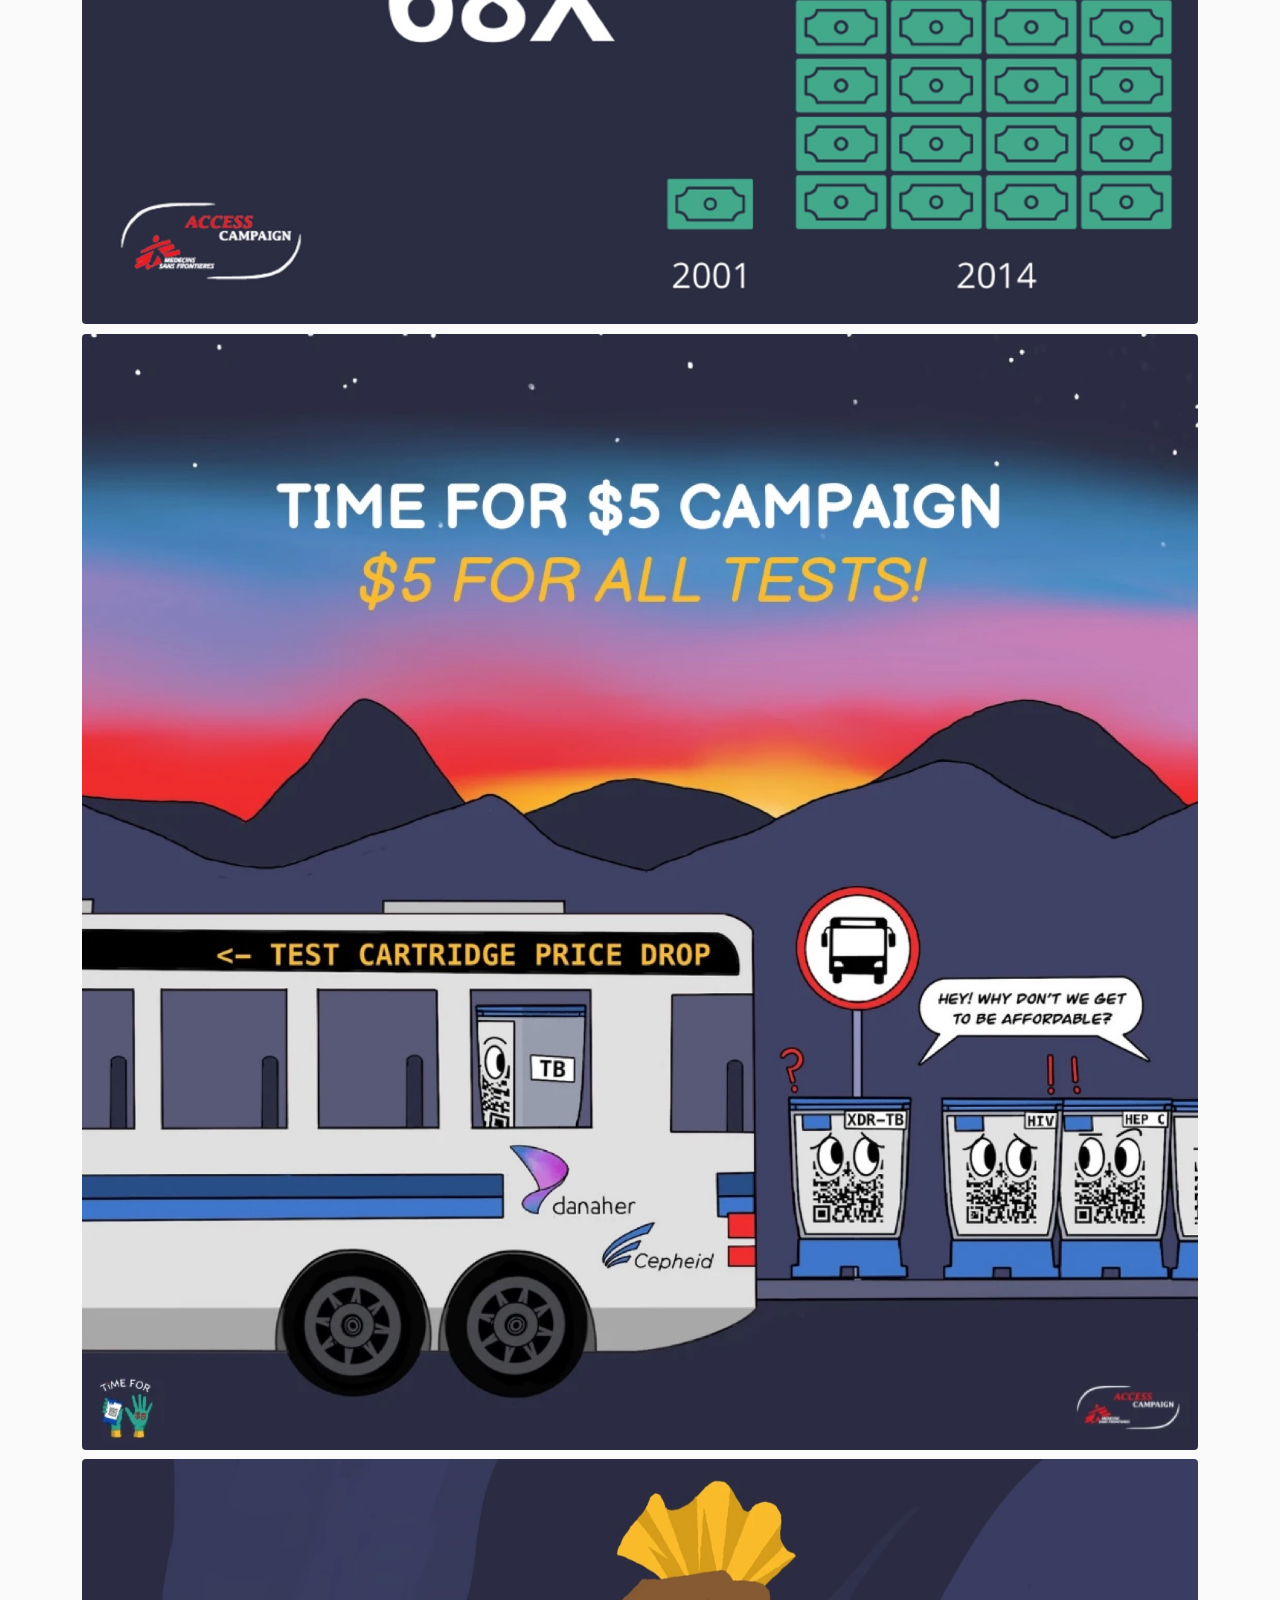
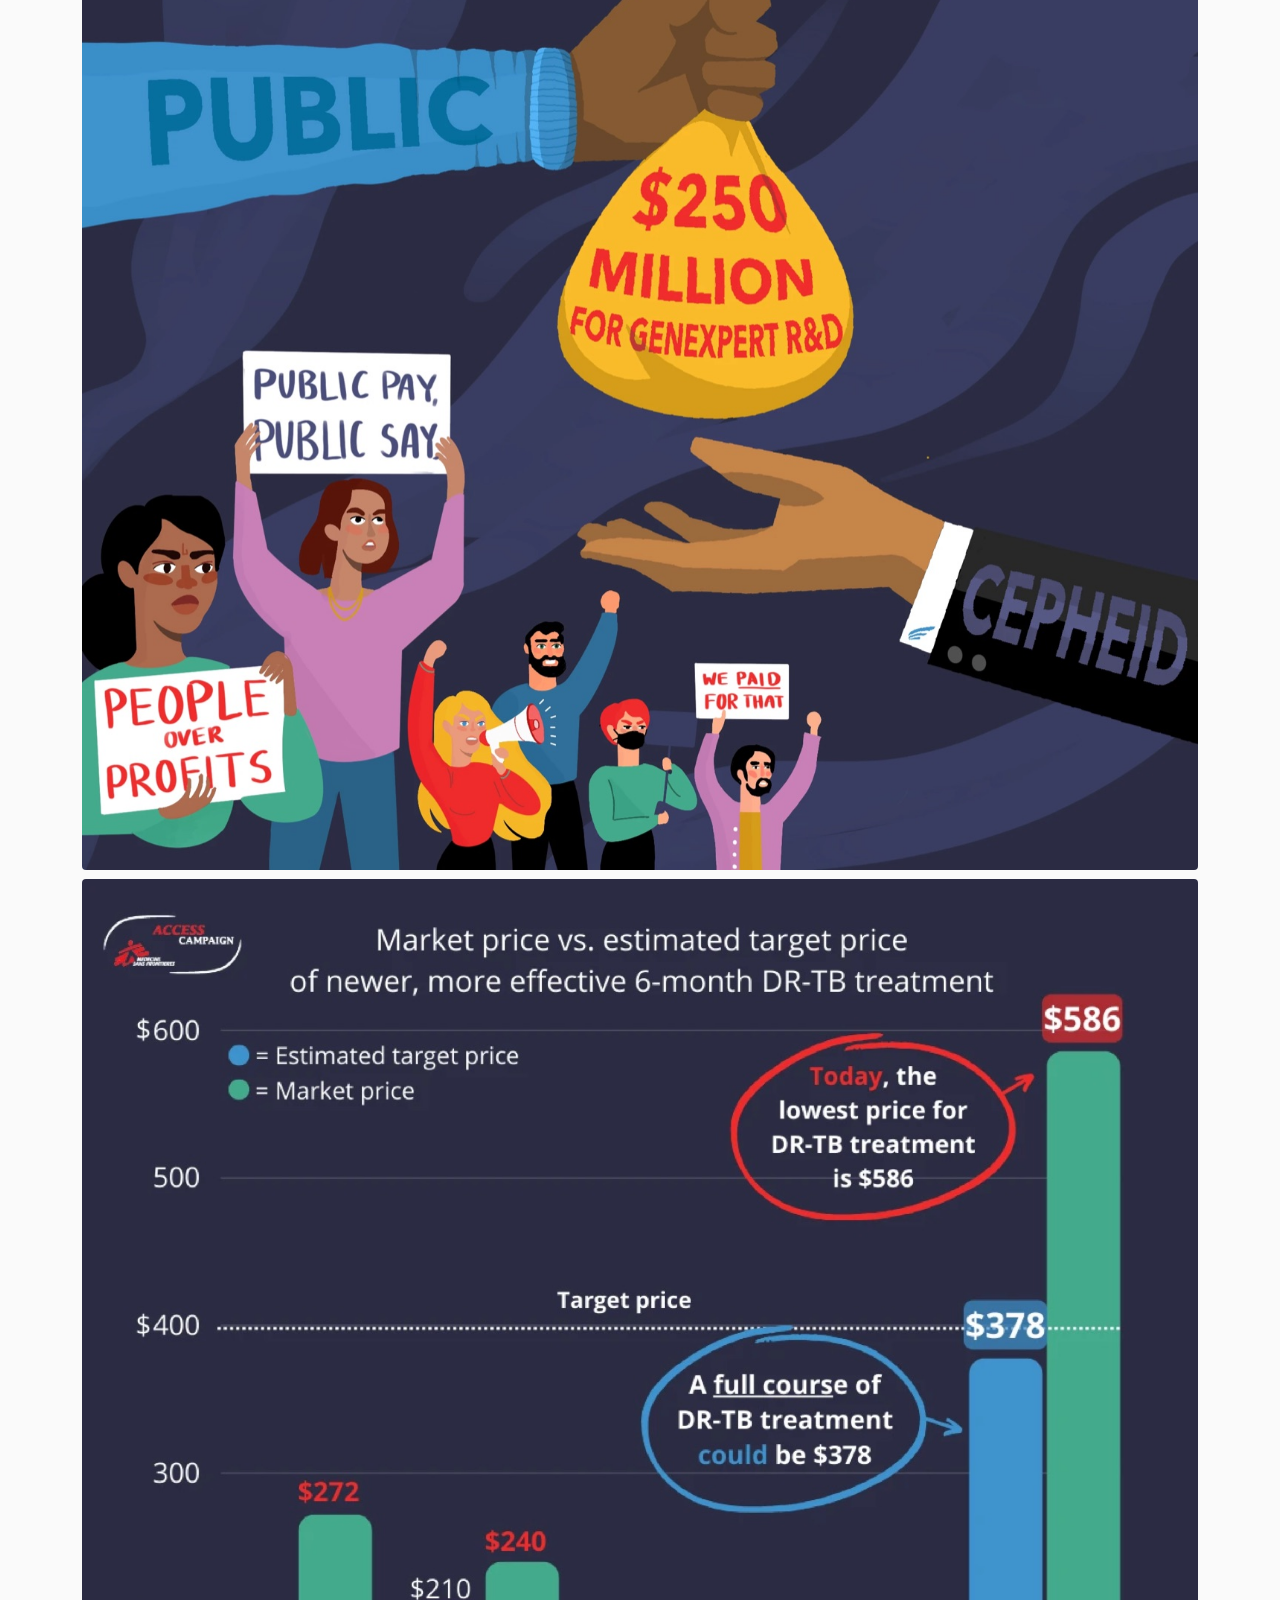
<file: work/msf.html>
<!DOCTYPE html>
<html lang="en">
<head>
  <meta charset="UTF-8" />
  <meta name="viewport" content="width=device-width, initial-scale=1.0" />
  <title>Médecins Sans Frontières (MSF) — Saloni Kothari</title>
  <meta name="description" content="Data visualizations and advocacy graphics on drug-resistant and pediatric tuberculosis, created for MSF's Access Campaign." />
  <link rel="preconnect" href="https://fonts.googleapis.com" />
  <link rel="preconnect" href="https://fonts.gstatic.com" crossorigin />
  <link href="https://fonts.googleapis.com/css2?family=Figtree:ital,wght@0,300;0,400;0,500;0,600;0,700;0,800;1,400;1,500&display=swap" rel="stylesheet" />
  <link rel="stylesheet" href="/styles.css?v=30" />
</head>
<body>
  <header class="site-header">
    <nav class="nav nav--left" aria-label="Primary">
      <a href="/#work">Work</a>
      <a href="/#about">About</a>
      <a href="/#press">Press</a>
    </nav>
    <a href="/" class="wordmark">Saloni&nbsp;Kothari</a>
    <nav class="nav nav--right" aria-label="Secondary">
      <a href="/#contact">Contact</a>
      <a href="https://github.com/salkothari" target="_blank" rel="noopener">GitHub</a>
      <button id="theme-toggle" class="theme-toggle" aria-label="Toggle color theme">
        <span class="theme-toggle__icon" aria-hidden="true">◐</span>
      </button>
    </nav>
  </header>

  <main class="project">
    <a class="project__back" href="/#work">← Back to work</a>
    <header class="project__intro">
      <p class="eyebrow">Doctors Without Borders (MSF)</p>
      <h1 class="project__title">Médecins Sans Frontières (MSF)</h1>
      <p class="project__lead">Data visualizations and advocacy graphics on drug-resistant and pediatric tuberculosis, created for MSF's Access Campaign.</p>
      <a class="project__external" href="https://www.behance.net/gallery/206551397/Mdecins-Sans-Frontieres-(MSF)" target="_blank" rel="noopener">View on Behance ↗</a>
    </header>
    <div class="project__gallery">
      <img src="/assets/work/msf/01.jpg" alt="Médecins Sans Frontières (MSF) — visual 1" loading="lazy" />
      <img src="/assets/work/msf/02.jpg" alt="Médecins Sans Frontières (MSF) — visual 2" loading="lazy" />
      <img src="/assets/work/msf/03.jpg" alt="Médecins Sans Frontières (MSF) — visual 3" loading="lazy" />
      <img src="/assets/work/msf/04.jpg" alt="Médecins Sans Frontières (MSF) — visual 4" loading="lazy" />
      <img src="/assets/work/msf/05.jpg" alt="Médecins Sans Frontières (MSF) — visual 5" loading="lazy" />
      <img src="/assets/work/msf/06.jpg" alt="Médecins Sans Frontières (MSF) — visual 6" loading="lazy" />
      <img src="/assets/work/msf/07.jpg" alt="Médecins Sans Frontières (MSF) — visual 7" loading="lazy" />
      <img src="/assets/work/msf/08.jpg" alt="Médecins Sans Frontières (MSF) — visual 8" loading="lazy" />
      <img src="/assets/work/msf/09.jpg" alt="Médecins Sans Frontières (MSF) — visual 9" loading="lazy" />
      <img src="/assets/work/msf/10.jpg" alt="Médecins Sans Frontières (MSF) — visual 10" loading="lazy" />
      <img src="/assets/work/msf/11.jpg" alt="Médecins Sans Frontières (MSF) — visual 11" loading="lazy" />
      <img src="/assets/work/msf/12.jpg" alt="Médecins Sans Frontières (MSF) — visual 12" loading="lazy" />
      <img src="/assets/work/msf/13.jpg" alt="Médecins Sans Frontières (MSF) — visual 13" loading="lazy" />
      <img src="/assets/work/msf/14.jpg" alt="Médecins Sans Frontières (MSF) — visual 14" loading="lazy" />
      <img src="/assets/work/msf/15.jpg" alt="Médecins Sans Frontières (MSF) — visual 15" loading="lazy" />
      <img src="/assets/work/msf/16.jpg" alt="Médecins Sans Frontières (MSF) — visual 16" loading="lazy" />
      <img src="/assets/work/msf/17.jpg" alt="Médecins Sans Frontières (MSF) — visual 17" loading="lazy" />
      <img src="/assets/work/msf/18.jpg" alt="Médecins Sans Frontières (MSF) — visual 18" loading="lazy" />
      <img src="/assets/work/msf/19.jpg" alt="Médecins Sans Frontières (MSF) — visual 19" loading="lazy" />
      <img src="/assets/work/msf/20.jpg" alt="Médecins Sans Frontières (MSF) — visual 20" loading="lazy" />
      <img src="/assets/work/msf/21.jpg" alt="Médecins Sans Frontières (MSF) — visual 21" loading="lazy" />
      <img src="/assets/work/msf/22.jpg" alt="Médecins Sans Frontières (MSF) — visual 22" loading="lazy" />
      <img src="/assets/work/msf/23.jpg" alt="Médecins Sans Frontières (MSF) — visual 23" loading="lazy" />
      <img src="/assets/work/msf/24.jpg" alt="Médecins Sans Frontières (MSF) — visual 24" loading="lazy" />
      <img src="/assets/work/msf/25.jpg" alt="Médecins Sans Frontières (MSF) — visual 25" loading="lazy" />
      <img src="/assets/work/msf/26.jpg" alt="Médecins Sans Frontières (MSF) — visual 26" loading="lazy" />
      <img src="/assets/work/msf/27.jpg" alt="Médecins Sans Frontières (MSF) — visual 27" loading="lazy" />
    </div>
  </main>

  <footer class="site-footer"><p>© <span id="year"></span> Saloni Kothari</p></footer>
  <script src="/script.js?v=30"></script>
  <!-- GoatCounter analytics -->
  <script data-goatcounter="https://salkothari.goatcounter.com/count"
          async src="//gc.zgo.at/count.js"></script>
</body>
</html>
</file>
<file: styles.css>
/* ============================================================
   Saloni Kothari — personal site
   Aesthetic homage to giorgialupi.com:
   one geometric sans, near-white canvas, centered wordmark,
   split nav, scrolling marquee, big bold intro, colorful work band.
   ============================================================ */

/* ---------- Theme tokens ---------- */
:root {
  --bg: #fafafa;
  --surface: #ffffff;
  --ink: #0e0e0e;            /* headings / bold statement */
  --text: rgba(0, 0, 0, 0.66); /* body copy */
  --muted: #a3a29d;          /* idle nav */
  --border: #ecece8;
  --accent: #e0491f;         /* Lupi's warm orange-red */
  --maxw: 1600px;
  --gap: clamp(1rem, 2.5vw, 2rem);
}

:root[data-theme="dark"] {
  --bg: #101010;
  --surface: #1a1a1a;
  --ink: #f5f4f0;
  --text: rgba(255, 255, 255, 0.68);
  --muted: #6f6e69;
  --border: #262625;
  --accent: #ff6a3d;
}

/* Light is the default theme. Dark applies only when the user opts in via the
   toggle (data-theme="dark"), regardless of the OS color-scheme preference. */

/* ---------- Base ---------- */
* { box-sizing: border-box; margin: 0; padding: 0; }

html { scroll-behavior: smooth; }

body {
  font-family: "Figtree", system-ui, -apple-system, sans-serif;
  background: var(--bg);
  color: var(--text);
  line-height: 1.5;
  font-weight: 400;
  -webkit-font-smoothing: antialiased;
  text-rendering: optimizeLegibility;
  overflow-x: hidden;
}

a { color: inherit; text-decoration: none; }

.eyebrow {
  font-size: 0.72rem;
  font-weight: 600;
  text-transform: uppercase;
  letter-spacing: 0.22em;
  color: var(--muted);
}

.accent { color: var(--accent); }

/* ---------- Header ---------- */
.site-header {
  position: sticky;
  top: 0;
  z-index: 20;
  display: grid;
  grid-template-columns: 1fr auto 1fr;
  align-items: center;
  gap: 1rem;
  padding: 1.5rem var(--gap);
  background: color-mix(in srgb, var(--bg) 86%, transparent);
  backdrop-filter: blur(12px);
  -webkit-backdrop-filter: blur(12px);
}

.wordmark {
  grid-column: 2;
  justify-self: center;
  font-weight: 700;
  font-size: clamp(1.05rem, 2.2vw, 1.5rem);
  letter-spacing: 0.02em;
  color: var(--ink);
  white-space: nowrap;
}

.nav {
  display: flex;
  align-items: center;
  gap: clamp(0.9rem, 2.2vw, 2rem);
}
.nav--left { justify-self: start; }
.nav--right { justify-self: end; }

.nav a {
  font-size: 0.8rem;
  font-weight: 600;
  text-transform: uppercase;
  letter-spacing: 0.14em;
  color: var(--muted);
  transition: color 0.2s ease;
}
.nav a:hover,
.nav a.is-active { color: var(--accent); }

/* dropdown nav item (Work) */
.nav-item { position: relative; display: inline-flex; align-items: center; }
.nav-item--dropdown > a[data-dropdown-trigger]::after {
  content: "";
  display: inline-block;
  width: 0.34em;
  height: 0.34em;
  margin-left: 0.4em;
  border-right: 1.5px solid currentColor;
  border-bottom: 1.5px solid currentColor;
  transform: translateY(-0.12em) rotate(45deg);
  transition: transform 0.2s ease;
}
.nav-item.is-open > a[data-dropdown-trigger]::after {
  transform: translateY(0.06em) rotate(-135deg);
}

.nav-dropdown {
  position: absolute;
  top: 100%;
  left: 0;
  display: flex;
  flex-direction: column;
  min-width: 168px;
  padding: 0.5rem;
  background: var(--surface);
  border: 1px solid var(--border);
  border-radius: 8px;
  box-shadow: 0 14px 34px rgba(0, 0, 0, 0.12);
  opacity: 0;
  visibility: hidden;
  pointer-events: none;
  transform: translateY(10px);
  transition: opacity 0.18s ease, transform 0.18s ease, visibility 0.18s;
  z-index: 30;
}
.nav-item:hover .nav-dropdown,
.nav-item:focus-within .nav-dropdown,
.nav-item.is-open .nav-dropdown {
  opacity: 1;
  visibility: visible;
  pointer-events: auto;
  transform: translateY(6px);
}
.nav-dropdown a {
  padding: 0.55rem 0.7rem;
  border-radius: 5px;
  white-space: nowrap;
  color: var(--muted);
  transition: color 0.18s ease, background 0.18s ease;
}
.nav-dropdown a:hover {
  color: var(--accent);
  background: color-mix(in srgb, var(--accent) 9%, transparent);
}

.theme-toggle {
  border: none;
  background: transparent;
  color: var(--muted);
  width: 30px;
  height: 30px;
  border-radius: 50%;
  cursor: pointer;
  font-size: 1.05rem;
  display: grid;
  place-items: center;
  transition: transform 0.4s ease, color 0.2s ease;
}
.theme-toggle:hover { transform: rotate(180deg); color: var(--accent); }

/* ---------- Marquee ---------- */
.marquee {
  overflow: hidden;
  border-top: 1px solid var(--border);
  border-bottom: 1px solid var(--border);
  padding: 0.85rem 0;
}
.marquee__track {
  display: inline-flex;
  white-space: nowrap;
  will-change: transform;
  animation: marquee 34s linear infinite;
}
.marquee:hover .marquee__track { animation-play-state: paused; }
.marquee__item {
  font-size: clamp(1rem, 2vw, 1.35rem);
  font-weight: 500;
  color: var(--ink);
  padding: 0 2rem;
}
.marquee__dot { color: var(--accent); margin-left: 1.6rem; }

/* clickable ticker: no underline, but signalled by the arrow + hover color */
.marquee__link { cursor: pointer; transition: color 0.2s ease; }
.marquee__link:hover { color: var(--accent); }
.marquee__arrow {
  color: var(--accent);
  font-weight: 700;
  margin-left: 0.45rem;
  display: inline-block;
  transition: transform 0.2s ease;
}
.marquee__link:hover .marquee__arrow { transform: translate(2px, -2px); }

@keyframes marquee {
  from { transform: translateX(0); }
  to   { transform: translateX(-50%); }
}
@media (prefers-reduced-motion: reduce) {
  .marquee__track { animation: none; }
}

/* ---------- Layout shell ---------- */
main {
  max-width: var(--maxw);
  margin: 0 auto;
  padding: 0 var(--gap);
}

/* ---------- Intro statement ---------- */
.intro {
  padding: clamp(3.5rem, 11vw, 8rem) 0 clamp(1.75rem, 4vw, 2.75rem);
  text-align: center;
}
.intro__statement {
  font-weight: 700;
  color: var(--ink);
  font-size: clamp(1.6rem, 4.4vw, 3.1rem);
  line-height: 1.24;
  letter-spacing: -0.01em;
  max-width: 27ch;
  margin: 0 auto;
}

/* typewriter caret for the hero entrance */
.hero-caret {
  display: inline-block;
  width: 0.07em;
  height: 0.9em;
  margin-left: 0.04em;
  background: var(--accent);
  vertical-align: -0.05em;
  animation: hero-caret-blink 0.9s steps(1, end) infinite;
}
@keyframes hero-caret-blink {
  0%, 49% { opacity: 1; }
  50%, 100% { opacity: 0; }
}
.hero-caret--done {
  animation: none;
  opacity: 0;
  transition: opacity 0.4s ease;
}

/* while the hero types, fade everything else toward the background; it eases
   back in once typing completes (the .hero-intro-active class is removed) */
.site-header,
.marquee,
.site-footer,
main > section:not(.intro) {
  transition: opacity 0.9s ease;
}
.hero-intro-active .site-header,
.hero-intro-active .marquee,
.hero-intro-active .site-footer,
.hero-intro-active main > section:not(.intro) {
  opacity: 0.08;
}

/* ---------- Work band ---------- */
.work { padding: clamp(1rem, 3vw, 2rem) 0 clamp(3rem, 7vw, 5rem); }
.work__head { text-align: center; margin-bottom: 2.5rem; }

/* subsections: For Clients / Personal / Written */
.work__group { scroll-margin-top: 110px; }
.work__group + .work__group { margin-top: clamp(2.75rem, 6vw, 4.5rem); }
/* Titles use the .eyebrow style (matches the "About" heading); this only
   handles spacing. */
.work__group-title { margin-bottom: 1.4rem; }

.work__band {
  display: grid;
  grid-template-columns: repeat(auto-fit, minmax(240px, 1fr));
  gap: 1.5rem;
}

.tile {
  display: flex;
  flex-direction: column;
  background: var(--surface);
  border: 1px solid var(--border);
  border-radius: 4px;
  overflow: hidden;
  transition: transform 0.25s ease, box-shadow 0.25s ease;
}
.tile:hover {
  transform: translateY(-6px);
  box-shadow: 0 18px 40px rgba(0, 0, 0, 0.10);
}

/* generative colorful "data" art blocks */
.tile__art {
  height: 190px;
  background: linear-gradient(135deg, var(--c1), var(--c2));
  position: relative;
}
.tile__art::after {
  content: "";
  position: absolute;
  inset: 0;
  opacity: 0.9;
  mix-blend-mode: soft-light;
}
.tile__art--dots::after {
  background-image: radial-gradient(circle at center, #fff 22%, transparent 24%);
  background-size: 26px 26px;
}
.tile__art--arcs::after {
  background-image: repeating-radial-gradient(circle at 20% 120%, #fff 0 2px, transparent 2px 26px);
}
.tile__art--grid::after {
  background-image:
    linear-gradient(#fff 1.5px, transparent 1.5px),
    linear-gradient(90deg, #fff 1.5px, transparent 1.5px);
  background-size: 24px 24px;
}
/* Real thumbnail image covers the gradient/pattern fallback when present. */
.tile__art img {
  position: relative;
  z-index: 1;
  width: 100%;
  height: 100%;
  object-fit: cover;
  display: block;
}

.tile__meta {
  color: var(--accent);
  font-size: 0.72rem;
  font-weight: 600;
  text-transform: uppercase;
  letter-spacing: 0.1em;
  padding: 1.5rem 1.5rem 0;
}
.tile__title {
  color: var(--ink);
  font-weight: 700;
  font-size: 1.25rem;
  padding: 0.5rem 1.5rem 0;
}
.tile__body {
  color: var(--text);
  font-size: 0.92rem;
  padding: 0.7rem 1.5rem 0;
  flex: 1;
}
.tile__link {
  color: var(--accent);
  font-weight: 600;
  font-size: 0.9rem;
  padding: 1.1rem 1.5rem 1.6rem;
}

/* ---------- Personal gallery (masonry + lightbox) ---------- */
.gallery {
  display: grid;
  grid-template-columns: repeat(4, 1fr);
  gap: 1rem;
}
@media (max-width: 900px) { .gallery { grid-template-columns: repeat(3, 1fr); } }
@media (max-width: 560px) { .gallery { grid-template-columns: repeat(2, 1fr); } }

.gallery__item {
  position: relative;
  aspect-ratio: 1 / 1;
  border-radius: 4px;
  overflow: hidden;
  cursor: zoom-in;
  background: var(--surface);
}
.gallery__item img {
  width: 100%;
  height: 100%;
  object-fit: cover;
  display: block;
  transition: transform 0.5s ease;
}
.gallery__item:hover img,
.gallery__item:focus-visible img { transform: scale(1.03); }

.gallery__cap {
  position: absolute;
  left: 0;
  right: 0;
  bottom: 0;
  padding: 1.75rem 1rem 0.9rem;
  display: flex;
  flex-direction: column;
  gap: 0.15rem;
  color: #fff;
  background: linear-gradient(to top, rgba(0, 0, 0, 0.75), rgba(0, 0, 0, 0));
  opacity: 0;
  transform: translateY(6px);
  transition: opacity 0.25s ease, transform 0.25s ease;
}
.gallery__item:hover .gallery__cap,
.gallery__item:focus-visible .gallery__cap { opacity: 1; transform: none; }
.gallery__cap-title { font-weight: 600; font-size: 0.95rem; }
.gallery__cap-meta {
  font-size: 0.72rem;
  opacity: 0.82;
  text-transform: uppercase;
  letter-spacing: 0.08em;
}

/* collapsed state: show only the first 8 tiles until expanded */
.gallery:not(.is-expanded) .gallery__item:nth-child(n + 9) { display: none; }

.gallery-more { text-align: center; margin-top: 1.75rem; }
.gallery-more__btn {
  border: 1px solid var(--border);
  background: var(--surface);
  color: var(--text);
  font-family: inherit;
  font-size: 0.78rem;
  font-weight: 600;
  text-transform: uppercase;
  letter-spacing: 0.14em;
  padding: 0.7rem 1.6rem;
  border-radius: 999px;
  cursor: pointer;
  transition: border-color 0.2s ease, color 0.2s ease;
}
.gallery-more__btn:hover { border-color: var(--accent); color: var(--accent); }
.gallery-more__btn::after {
  content: "";
  display: inline-block;
  width: 0.34em;
  height: 0.34em;
  margin-left: 0.55em;
  border-right: 1.5px solid currentColor;
  border-bottom: 1.5px solid currentColor;
  transform: translateY(-0.15em) rotate(45deg);
  transition: transform 0.2s ease;
}
.gallery-more__btn[aria-expanded="true"]::after { transform: translateY(0.05em) rotate(-135deg); }

/* lightbox */
.lightbox {
  position: fixed;
  inset: 0;
  z-index: 100;
  display: none;
  align-items: center;
  justify-content: center;
  padding: clamp(1rem, 4vw, 3rem);
  background: rgba(0, 0, 0, 0.9);
  backdrop-filter: blur(4px);
  -webkit-backdrop-filter: blur(4px);
}
.lightbox.is-open { display: flex; }
.lightbox__fig {
  margin: 0;
  display: flex;
  flex-direction: column;
  align-items: center;
  gap: 0.85rem;
  max-width: 100%;
  max-height: 100%;
  overflow-y: auto;
}
.lightbox__imgs {
  display: flex;
  flex-direction: column;
  align-items: center;
  gap: 0.75rem;
}
.lightbox__imgs img {
  max-width: 100%;
  max-height: 84vh;
  width: auto;
  height: auto;
  border-radius: 4px;
  box-shadow: 0 24px 70px rgba(0, 0, 0, 0.55);
}
.lightbox__cap {
  color: #fff;
  font-size: 0.82rem;
  text-align: center;
  opacity: 0.85;
  letter-spacing: 0.02em;
}
.lightbox__close {
  position: absolute;
  top: 0.75rem;
  right: 1.25rem;
  background: none;
  border: none;
  color: #fff;
  font-size: 2.2rem;
  line-height: 1;
  cursor: pointer;
  opacity: 0.8;
  transition: opacity 0.2s ease;
}
.lightbox__close:hover { opacity: 1; }

/* ---------- About ---------- */
.about {
  display: grid;
  grid-template-columns: 1fr 1.75fr;
  gap: clamp(2rem, 5vw, 4rem);
  align-items: start;
  padding: clamp(3.5rem, 9vw, 7rem) 0;
  border-top: 1px solid var(--border);
}
.about__photo {
  position: relative;
  border-radius: 10px;
  overflow: hidden;
}
.about__photo img {
  width: 100%;
  aspect-ratio: 4 / 5;
  object-fit: cover;
  object-position: 50% 52%;
  display: block;
}
/* hover caption, matching the Personal gallery tiles */
.about__photo:hover .gallery__cap,
.about__photo:focus-within .gallery__cap { opacity: 1; transform: none; }
.about__body p {
  font-size: clamp(1.1rem, 1.8vw, 1.4rem);
  line-height: 1.55;
  color: var(--text);
}
.about__body p + p { margin-top: 1.4rem; }

/* ---------- Press ---------- */
.press {
  padding: clamp(3.5rem, 9vw, 7rem) 0;
  border-top: 1px solid var(--border);
}
.press__head { text-align: center; margin-bottom: 2.5rem; }

.press__grid {
  display: grid;
  grid-template-columns: repeat(4, 1fr);
  gap: 1.25rem;
}

.press-card {
  display: flex;
  flex-direction: column;
  background: var(--surface);
  border: 1px solid var(--border);
  border-radius: 4px;
  overflow: hidden;
  transition: transform 0.25s ease, box-shadow 0.25s ease;
}
.press-card:hover {
  transform: translateY(-6px);
  box-shadow: 0 18px 40px rgba(0, 0, 0, 0.10);
}

/* Thumbnail: gradient fallback sits underneath; the image covers it when it
   loads. If the image 404s / is hotlink-blocked, onerror removes it and the
   branded gradient shows through instead of a broken-image icon. */
.press-card__thumb {
  position: relative;
  aspect-ratio: 16 / 10;
  background: linear-gradient(135deg, var(--c1), var(--c2));
  overflow: hidden;
}
.press-card__thumb::after {
  content: "";
  position: absolute;
  inset: 0;
  background-image: radial-gradient(circle at center, #fff 20%, transparent 22%);
  background-size: 22px 22px;
  mix-blend-mode: soft-light;
  opacity: 0.85;
}
.press-card__thumb img {
  position: relative;
  z-index: 1;
  width: 100%;
  height: 100%;
  object-fit: cover;
  display: block;
}

.press-card__outlet {
  color: var(--accent);
  font-size: 0.68rem;
  font-weight: 600;
  text-transform: uppercase;
  letter-spacing: 0.1em;
  padding: 1.1rem 1.1rem 0;
}
.press-card__title {
  color: var(--ink);
  font-weight: 600;
  font-size: 1rem;
  line-height: 1.3;
  padding: 0.45rem 1.1rem 0;
  flex: 1;
}
.press-card__link {
  color: var(--accent);
  font-weight: 600;
  font-size: 0.85rem;
  padding: 0.9rem 1.1rem 1.3rem;
}

@media (max-width: 900px) {
  .press__grid { grid-template-columns: repeat(2, 1fr); }
}
@media (max-width: 480px) {
  .press__grid { grid-template-columns: 1fr; max-width: 420px; margin: 0 auto; }
}

/* ---------- Contact ---------- */
.contact {
  text-align: center;
  padding: clamp(3.5rem, 9vw, 7rem) 0;
  border-top: 1px solid var(--border);
}
.contact__lead { color: var(--text); font-size: 1.1rem; margin: 1rem 0 1.75rem; }
.contact__email {
  display: inline-block;
  font-weight: 700;
  font-size: clamp(1.7rem, 5vw, 3rem);
  color: var(--ink);
  letter-spacing: -0.01em;
  border-bottom: 3px solid transparent;
  transition: color 0.2s ease, border-color 0.2s ease;
}
.contact__email:hover { color: var(--accent); border-color: var(--accent); }
.contact__links {
  margin-top: 2.25rem;
  display: flex;
  justify-content: center;
  gap: 2rem;
}
.contact__links a {
  font-size: 0.8rem;
  font-weight: 600;
  text-transform: uppercase;
  letter-spacing: 0.14em;
  color: var(--muted);
  transition: color 0.2s ease;
}
.contact__links a:hover { color: var(--accent); }

/* ---------- Project pages (Behance-style galleries) ---------- */
.project { max-width: 1180px; margin: 0 auto; padding: 0 var(--gap) 5rem; }
.project__back {
  display: inline-block;
  margin-top: 2rem;
  font-size: 0.78rem;
  font-weight: 600;
  text-transform: uppercase;
  letter-spacing: 0.14em;
  color: var(--muted);
  transition: color 0.2s ease;
}
.project__back:hover { color: var(--accent); }

.project__intro {
  padding: 2rem 0 2.5rem;
  max-width: 62ch;
  border-bottom: 1px solid var(--border);
  margin-bottom: 2.5rem;
}
.project__intro .eyebrow { color: var(--accent); }
.project__title {
  font-weight: 700;
  color: var(--ink);
  font-size: clamp(2rem, 5vw, 3.2rem);
  line-height: 1.1;
  letter-spacing: -0.02em;
  margin: 0.7rem 0 0;
}
.project__lead {
  margin-top: 1rem;
  color: var(--text);
  font-size: clamp(1.05rem, 2vw, 1.25rem);
}
.project__external {
  display: inline-block;
  margin-top: 1.5rem;
  color: var(--accent);
  font-weight: 600;
  font-size: 0.95rem;
}
.project__external:hover { text-decoration: underline; }

.project__gallery { display: flex; flex-direction: column; gap: 0.6rem; }
.project__gallery img {
  width: 100%;
  height: auto;
  display: block;
  border-radius: 4px;
  background: var(--surface);
}

/* ---------- Footer ---------- */
.site-footer {
  max-width: var(--maxw);
  margin: 0 auto;
  padding: 2.5rem var(--gap) 3rem;
  border-top: 1px solid var(--border);
  color: var(--muted);
  font-size: 0.85rem;
  text-align: center;
}

/* ---------- Responsive ---------- */
@media (max-width: 1000px) {
  .about { grid-template-columns: 1fr; }
  .about__photo { order: -1; max-width: 340px; }
}

@media (max-width: 620px) {
  /* wordmark on top; both nav groups share a single row below it */
  .site-header {
    grid-template-columns: auto auto;
    grid-template-areas:
      "brand brand"
      "navl  navr";
    justify-content: center;
    align-items: start;
    column-gap: clamp(0.5rem, 3vw, 1rem);
    row-gap: 0.55rem;
    padding: 0.95rem var(--gap);
  }
  .wordmark { grid-area: brand; justify-self: center; }
  /* center both groups on the same line (the toggle is taller than the text) */
  .nav--left  { grid-area: navl; justify-self: end; align-self: center; }
  .nav--right { grid-area: navr; justify-self: start; align-self: center; }
  .nav { gap: clamp(0.4rem, 2.4vw, 0.85rem); }
  .nav a { font-size: 0.7rem; letter-spacing: 0.06em; }
  /* Work dropdown floats (like desktop) so opening it never shifts the row */
  .nav-dropdown a { padding: 0.5rem 0.65rem; font-size: 0.74rem; letter-spacing: 0.08em; }
}
</file>
